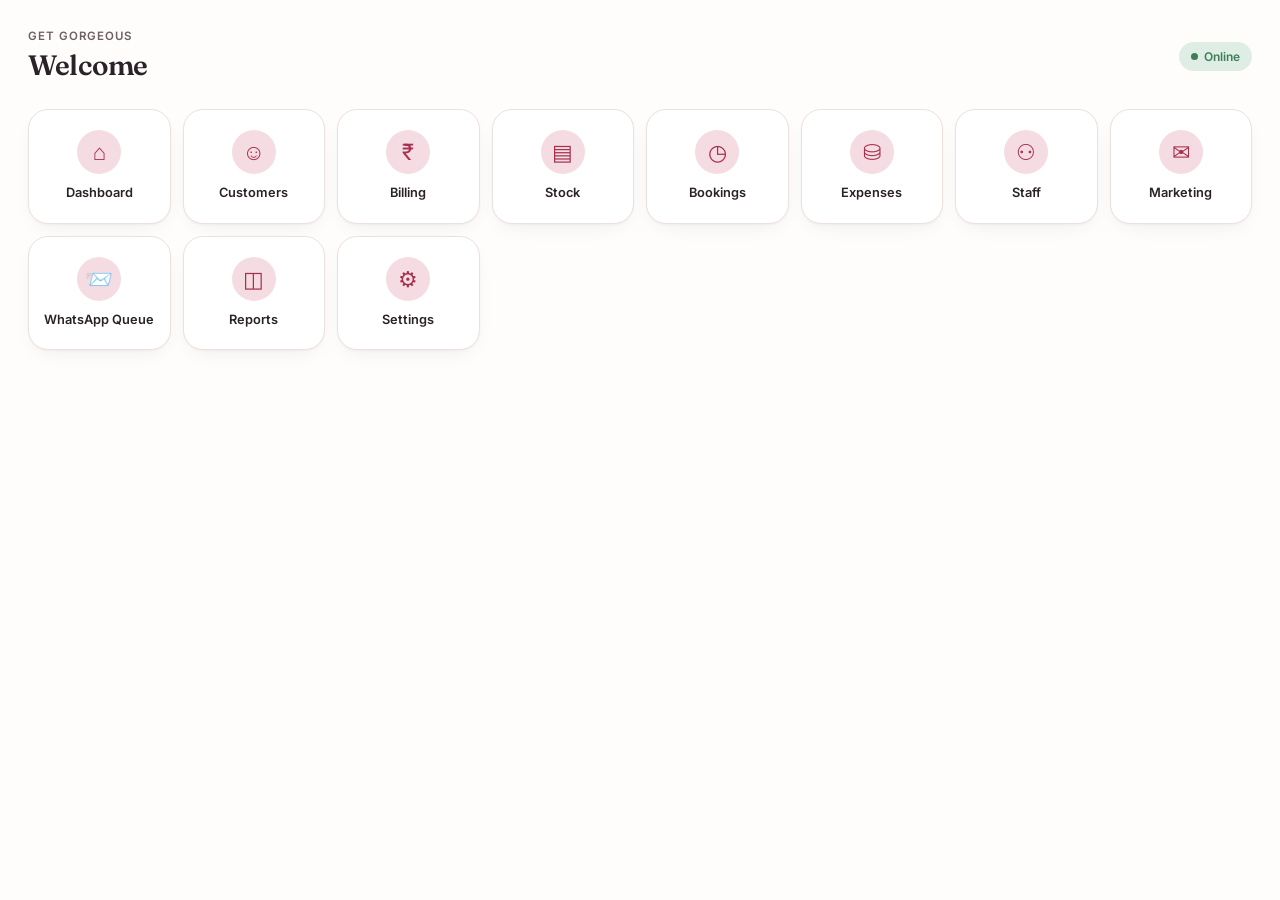
<file: index.html>
<!DOCTYPE html>
<html lang="en">
<head>
<meta charset="UTF-8">
<meta name="viewport" content="width=device-width, initial-scale=1, maximum-scale=1, user-scalable=no">
<title>Get Gorgeous</title>
<link rel="manifest" href="manifest.json">
<meta http-equiv="refresh" content="0; url=home.html">
</head>
<body>
  <script>window.location.replace('home.html');</script>
  <script src="assets/js/db.js"></script>
  <script>
    if ('serviceWorker' in navigator) {
      navigator.serviceWorker.register('service-worker.js').catch(() => {});
    }
  </script>
</body>
</html>
</file>
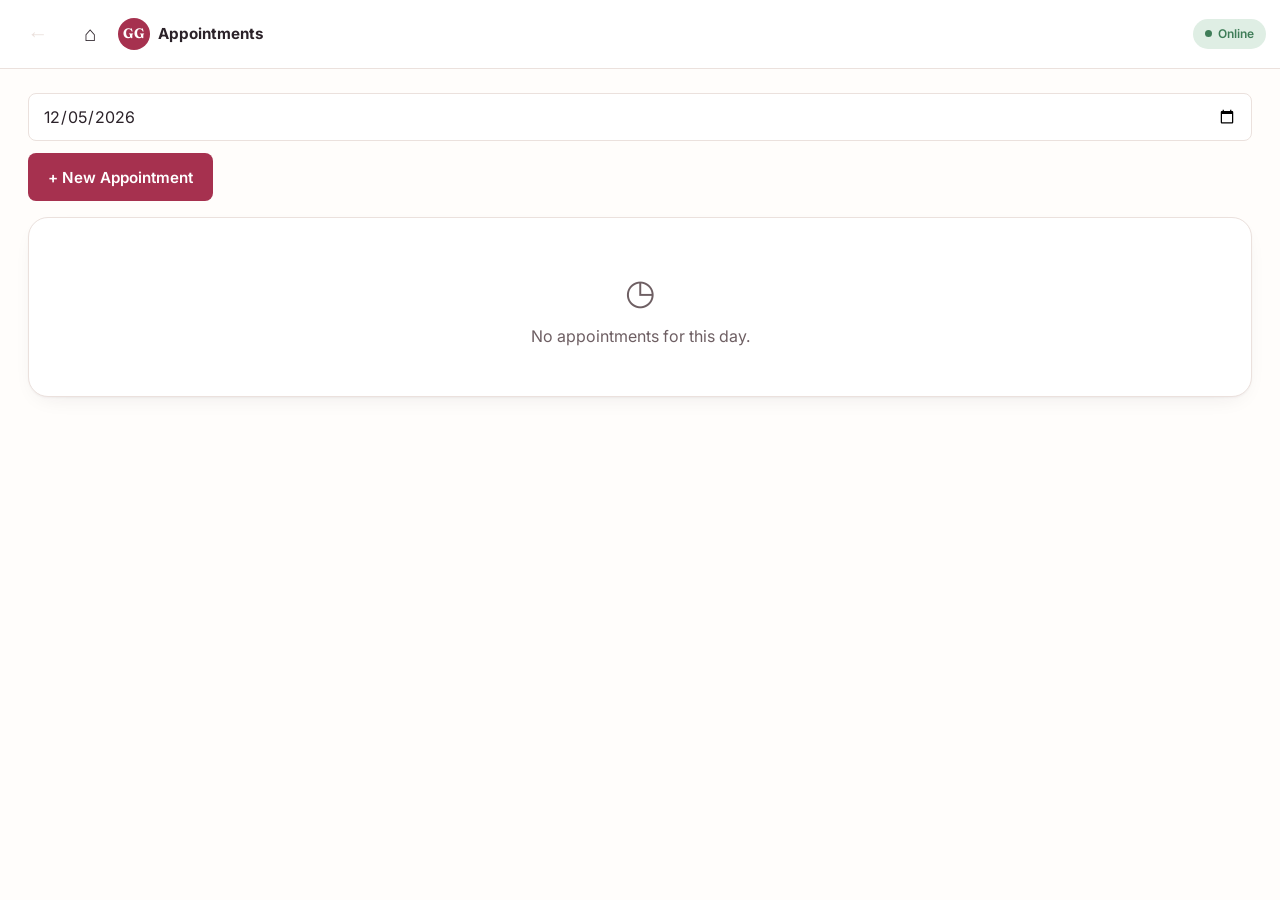
<file: appointments.html>
<!DOCTYPE html>
<html lang="en">
<head>
<meta charset="UTF-8">
<meta name="viewport" content="width=device-width, initial-scale=1, maximum-scale=1, user-scalable=no">
<title>Appointments — Get Gorgeous</title>
<link rel="manifest" href="manifest.json">
<link href="https://fonts.googleapis.com/css2?family=Fraunces:wght@600;700&family=Inter:wght@400;500;600;700&display=swap" rel="stylesheet">
<link rel="stylesheet" href="assets/css/base.css">
<link rel="stylesheet" href="assets/css/appointments.css">
</head>
<body>
  <div class="app-shell">
    <div class="top-nav-bar" id="topNavBar"></div>
    <main class="main">

      <div class="flex gap-12 mb-16" style="justify-content: space-between; flex-wrap: wrap;">
        <input type="date" id="dateFilter">
        <button class="btn btn-primary" onclick="openApptModal()">+ New Appointment</button>
      </div>

      <div class="card" style="padding:0;">
        <div id="apptList"></div>
      </div>
    </main>
  </div>

  <!-- Appointment Modal -->
  <dialog id="apptModal" style="border:none; border-radius: 20px; padding: 0; width: min(520px, 92vw);">
    <form method="dialog" id="apptForm" class="card" style="border:none; box-shadow:none;">
      <h2 class="mb-16">New Appointment</h2>
      <input type="hidden" id="apptId">
      <div class="field">
        <label>Customer *</label>
        <select id="apptCustomer" required></select>
      </div>
      <div class="field">
        <label>Services</label>
        <select id="apptServices" multiple size="4"></select>
        <div class="text-soft" style="font-size:0.78rem;">Ctrl/Cmd-click to select multiple</div>
      </div>
      <div class="grid grid-2">
        <div class="field"><label>Beautician</label><input id="apptBeautician" type="text"></div>
        <div class="field"><label>Date & Time *</label><input id="apptDateTime" type="datetime-local" required></div>
      </div>
      <div class="flex gap-12" style="justify-content: flex-end;">
        <button type="button" class="btn btn-ghost" onclick="document.getElementById('apptModal').close()">Cancel</button>
        <button type="submit" class="btn btn-primary">Save Appointment</button>
      </div>
    </form>
  </dialog>

  <script src="assets/js/db.js"></script>
  <script src="assets/js/device-id.js"></script>
  <script src="assets/js/shell.js"></script>
  <script src="assets/js/app-config.js"></script>
  <script src="assets/js/sync.js"></script>
  <script src="assets/js/reminders.js"></script>
  <script src="assets/js/appointments.js"></script>
</body>
</html>
</file>
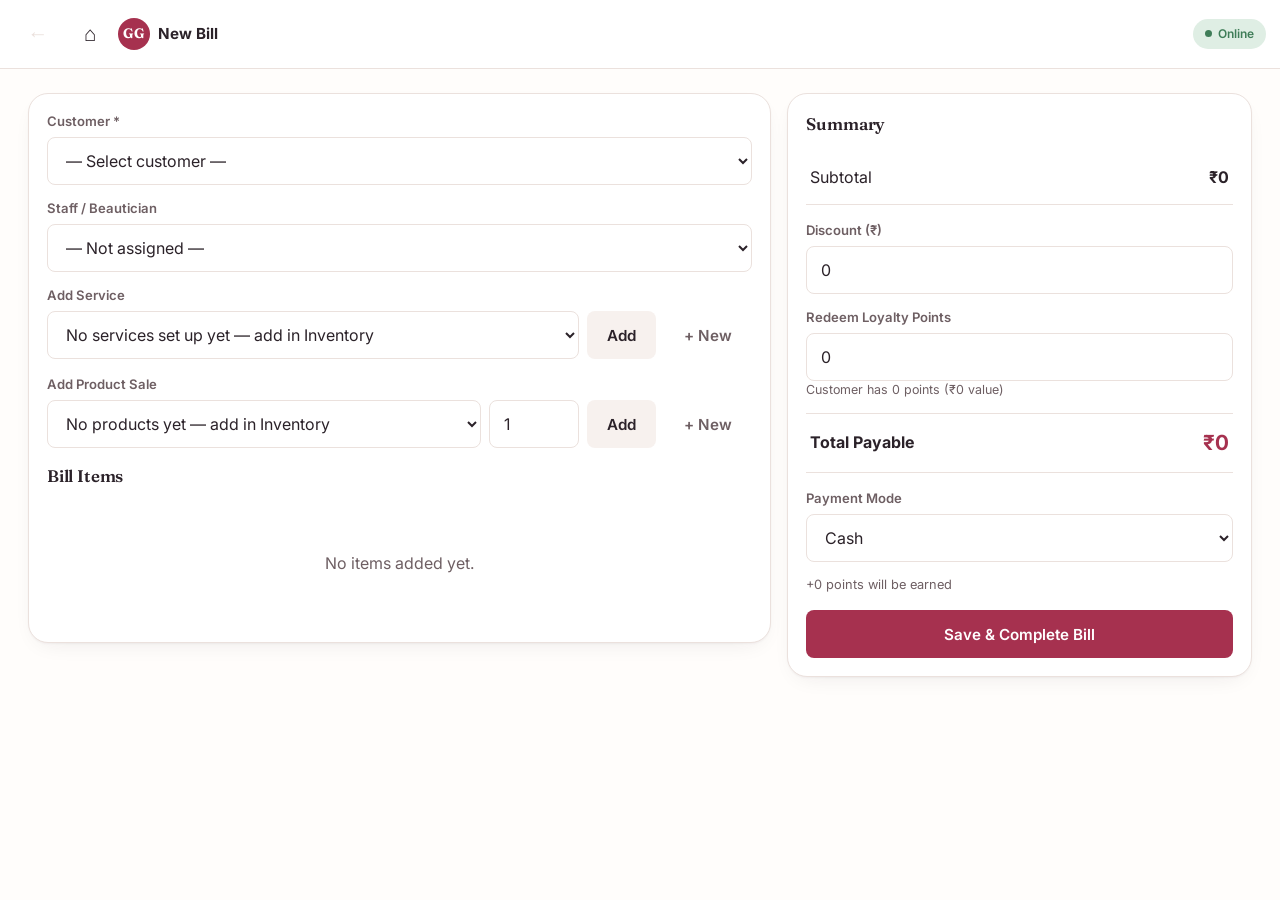
<file: billing.html>
<!DOCTYPE html>
<html lang="en">
<head>
<meta charset="UTF-8">
<meta name="viewport" content="width=device-width, initial-scale=1, maximum-scale=1, user-scalable=no">
<title>Billing — Get Gorgeous</title>
<link rel="manifest" href="manifest.json">
<link href="https://fonts.googleapis.com/css2?family=Fraunces:wght@600;700&family=Inter:wght@400;500;600;700&display=swap" rel="stylesheet">
<link rel="stylesheet" href="assets/css/base.css">
<link rel="stylesheet" href="assets/css/billing.css">
</head>
<body>
  <div class="app-shell">
    <div class="top-nav-bar" id="topNavBar"></div>
    <main class="main">

      <div class="split-layout" id="billLayout">
        <!-- Left: bill builder -->
        <div class="card">
          <div class="field">
            <label>Customer *</label>
            <select id="billCustomer"></select>
          </div>
          <div class="field">
            <label>Staff / Beautician</label>
            <select id="billStaff"><option value="">— Not assigned —</option></select>
          </div>

          <label>Add Service</label>
          <div class="flex gap-8 mb-16">
            <select id="serviceSelect" style="flex:1;"></select>
            <button class="btn btn-secondary" onclick="addServiceLine()">Add</button>
            <button class="btn btn-ghost" onclick="quickServiceModal.showModal()">+ New</button>
          </div>

          <label>Add Product Sale</label>
          <div class="flex gap-8 mb-16">
            <select id="productSelect" style="flex:1;"></select>
            <input id="productQty" type="number" min="1" value="1" style="max-width:90px;">
            <button class="btn btn-secondary" onclick="addProductLine()">Add</button>
            <button class="btn btn-ghost" onclick="quickProductModal.showModal()">+ New</button>
          </div>

          <h3 class="mb-16 mt-16">Bill Items</h3>
          <div id="billItems"><div class="empty-state text-soft">No items added yet.</div></div>
        </div>

        <!-- Right: summary & payment -->
        <div class="card">
          <h3 class="mb-16">Summary</h3>
          <div class="list-row"><span>Subtotal</span><strong id="sumSubtotal">₹0</strong></div>
          <div class="field mt-16">
            <label>Discount (₹)</label>
            <input id="discountInput" type="number" min="0" value="0" oninput="renderSummary()">
          </div>
          <div class="field">
            <label>Redeem Loyalty Points</label>
            <input id="redeemPoints" type="number" min="0" value="0" oninput="renderSummary()">
            <div class="text-soft" style="font-size:0.78rem;" id="pointsAvailable">Customer has 0 points (₹0 value)</div>
          </div>
          <div class="list-row" style="border-top:1.5px solid var(--line); margin-top:8px;">
            <span style="font-weight:700;">Total Payable</span>
            <strong id="sumTotal" style="font-size:1.3rem; color: var(--accent);">₹0</strong>
          </div>
          <div class="field mt-16">
            <label>Payment Mode</label>
            <select id="paymentMode">
              <option>Cash</option>
              <option>UPI</option>
              <option>Card</option>
            </select>
          </div>
          <div class="text-soft mb-16" style="font-size:0.8rem;" id="pointsEarnedPreview">+0 points will be earned</div>
          <button class="btn btn-primary" style="width:100%;" onclick="saveBill()">Save & Complete Bill</button>
        </div>
      </div>
      <!-- Bill Confirmation (shown after save) -->
      <dialog id="billConfirmModal" style="border:none; border-radius: 20px; padding: 0; width: min(420px, 92vw);">
        <div class="card" style="border:none; box-shadow:none; text-align:center;">
          <div style="font-size:2rem;">✅</div>
          <h2 class="mb-16">Bill Saved</h2>
          <div class="text-soft mb-16" id="confirmSummary"></div>
          <div id="confirmWhatsappNote" class="text-soft mb-16" style="display:none; font-size:0.85rem; background:var(--accent-soft); padding:10px; border-radius:8px;"></div>
          <button class="btn btn-secondary" style="width:100%;" onclick="window.location.href='dashboard.html'">Done</button>
        </div>
      </dialog>

      <!-- Quick Add Service Modal -->
      <dialog id="quickServiceModal" style="border:none; border-radius: 20px; padding: 0; width: min(420px, 92vw);">
        <form method="dialog" id="quickServiceForm" class="card" style="border:none; box-shadow:none;">
          <h2 class="mb-16">New Service</h2>
          <div class="field"><label>Service Name *</label><input id="qSvcName" required></div>
          <div class="field"><label>Price (₹) *</label><input id="qSvcPrice" type="number" min="0" required></div>
          <p class="text-soft" style="font-size:0.78rem;">Tip: to link product consumption for this service, edit it later in Stock → Services.</p>
          <div class="flex gap-12" style="justify-content: flex-end;">
            <button type="button" class="btn btn-ghost" onclick="document.getElementById('quickServiceModal').close()">Cancel</button>
            <button type="submit" class="btn btn-primary">Save Service</button>
          </div>
        </form>
      </dialog>

      <!-- Quick Add Product Modal -->
      <dialog id="quickProductModal" style="border:none; border-radius: 20px; padding: 0; width: min(420px, 92vw);">
        <form method="dialog" id="quickProductForm" class="card" style="border:none; box-shadow:none;">
          <h2 class="mb-16">New Product</h2>
          <div class="field"><label>Product Name *</label><input id="qProdName" required></div>
          <div class="grid grid-2">
            <div class="field"><label>Selling Price (₹) *</label><input id="qProdSellingCost" type="number" min="0" required></div>
            <div class="field"><label>Opening Stock</label><input id="qProdStock" type="number" min="0" value="0"></div>
          </div>
          <div class="field"><label>Unit</label><input id="qProdUnit" list="unitSuggestionsQ" placeholder="e.g. ml, g, pc, strip">
            <datalist id="unitSuggestionsQ">
              <option value="ml"><option value="l"><option value="g"><option value="kg">
              <option value="pc"><option value="pair"><option value="strip"><option value="sachet">
              <option value="tube"><option value="bottle"><option value="set">
            </datalist>
          </div>
          <p class="text-soft" style="font-size:0.78rem;">More details (brand, cost price, etc.) can be added later in Stock → Products.</p>
          <div class="flex gap-12" style="justify-content: flex-end;">
            <button type="button" class="btn btn-ghost" onclick="document.getElementById('quickProductModal').close()">Cancel</button>
            <button type="submit" class="btn btn-primary">Save Product</button>
          </div>
        </form>
      </dialog>
    </main>
  </div>

  <script src="assets/js/db.js"></script>
  <script src="assets/js/device-id.js"></script>
  <script src="assets/js/shell.js"></script>
  <script src="assets/js/app-config.js"></script>
  <script src="assets/js/sync.js"></script>
  <script src="assets/js/reminders.js"></script>
  <script src="assets/js/billing.js"></script>
</body>
</html>
</file>
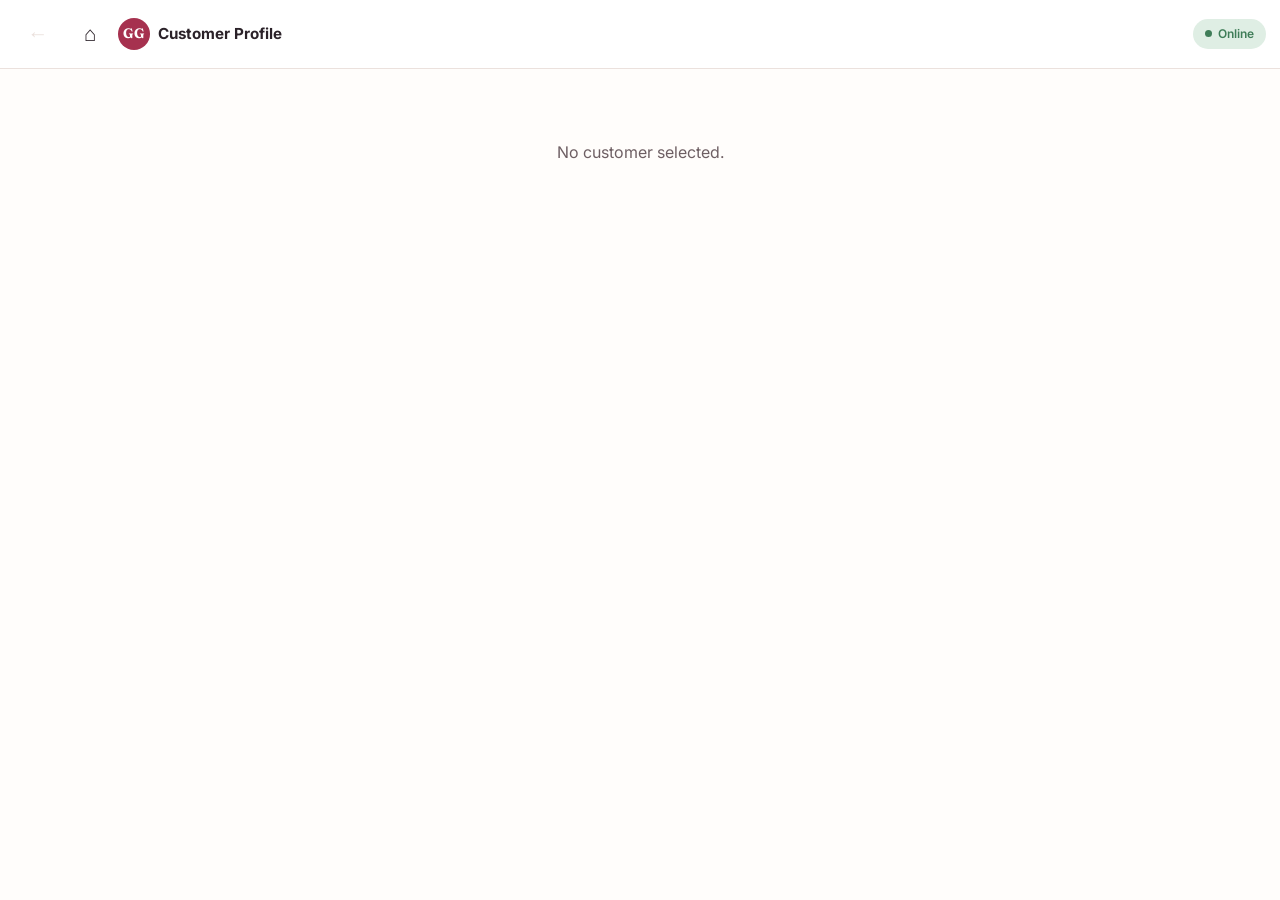
<file: customer-profile.html>
<!DOCTYPE html>
<html lang="en">
<head>
<meta charset="UTF-8">
<meta name="viewport" content="width=device-width, initial-scale=1, maximum-scale=1, user-scalable=no">
<title>Customer Profile — Get Gorgeous</title>
<link rel="manifest" href="manifest.json">
<link href="https://fonts.googleapis.com/css2?family=Fraunces:wght@600;700&family=Inter:wght@400;500;600;700&display=swap" rel="stylesheet">
<link rel="stylesheet" href="assets/css/base.css">
<link rel="stylesheet" href="assets/css/customer-profile.css">
</head>
<body>
  <div class="app-shell">
    <div class="top-nav-bar" id="topNavBar"></div>
    <main class="main">

      <a href="customers.html" class="btn btn-ghost mb-16" style="padding-left:0;">← Back to Customers</a>

      <div class="split-layout" id="profileLayout">
        <!-- Left: profile + loyalty -->
        <div>
          <div class="card mb-16">
            <div class="flex" style="justify-content: space-between;">
              <h2 id="profName">—</h2>
              <button class="btn btn-secondary" onclick="editModal.showModal()">Edit</button>
            </div>
            <div class="text-soft mb-16" id="profMobile">—</div>
            <div class="grid grid-2" style="font-size:0.88rem;">
              <div><span class="text-soft">DOB</span><br><span id="profDob">—</span></div>
              <div><span class="text-soft">Anniversary</span><br><span id="profAnniversary">—</span></div>
              <div><span class="text-soft">Skin Type</span><br><span id="profSkin">—</span></div>
              <div><span class="text-soft">Preferred Beautician</span><br><span id="profBeautician">—</span></div>
            </div>
            <div class="mt-16" id="profNotesWrap" style="display:none;">
              <span class="text-soft" style="font-size:0.85rem;">Allergies / Notes</span>
              <div id="profNotes"></div>
            </div>
          </div>

          <div class="card">
            <h3 class="mb-16">Loyalty Points</h3>
            <div class="stat-card gold" style="padding:0;">
              <div class="value" id="loyaltyPoints">0 pts</div>
              <div class="label">≈ ₹<span id="loyaltyValue">0</span> redeemable value</div>
            </div>
          </div>
        </div>

        <!-- Right: history + photos -->
        <div>
          <div class="card mb-16">
            <h3 class="mb-16">Visit History</h3>
            <div id="visitHistory"><div class="empty-state text-soft">No visits yet.</div></div>
          </div>

          <div class="card">
            <div class="flex mb-16" style="justify-content: space-between;">
              <h3>Before / After Photos</h3>
              <div class="flex gap-8">
                <label class="btn btn-secondary" style="margin:0;">
                  + Before <input type="file" accept="image/*" capture="environment" id="beforeInput" style="display:none;">
                </label>
                <label class="btn btn-secondary" style="margin:0;">
                  + After <input type="file" accept="image/*" capture="environment" id="afterInput" style="display:none;">
                </label>
              </div>
            </div>
            <div class="photo-grid" id="photoGrid"></div>
          </div>
        </div>
      </div>
    </main>
  </div>

  <!-- Edit Modal -->
  <dialog id="editModal" style="border:none; border-radius: 20px; padding: 0; width: min(520px, 92vw);">
    <form method="dialog" id="editForm" class="card" style="border:none; box-shadow:none;">
      <h2 class="mb-16">Edit Customer</h2>
      <div class="grid grid-2">
        <div class="field"><label>Name *</label><input type="text" id="editName" required></div>
        <div class="field"><label>Mobile *</label><input type="tel" id="editMobile" required inputmode="numeric" maxlength="10" pattern="[0-9]{10}" title="Enter a 10-digit mobile number" placeholder="10-digit number"></div>
        <div class="field"><label>DOB</label><input type="date" id="editDob"></div>
        <div class="field"><label>Anniversary</label><input type="date" id="editAnniversary"></div>
      </div>
      <div class="field"><label>Address</label><input type="text" id="editAddress"></div>
      <div class="grid grid-2">
        <div class="field"><label>Skin Type</label>
          <select id="editSkinType"><option value="">—</option><option>Normal</option><option>Oily</option><option>Dry</option><option>Combination</option><option>Sensitive</option></select>
        </div>
        <div class="field"><label>Preferred Beautician</label><input type="text" id="editBeautician"></div>
      </div>
      <div class="field"><label>Allergies / Notes</label><textarea id="editNotes" rows="2"></textarea></div>
      <div class="flex gap-12" style="justify-content: flex-end;">
        <button type="button" class="btn btn-ghost" onclick="document.getElementById('editModal').close()">Cancel</button>
        <button type="submit" class="btn btn-primary">Save</button>
      </div>
    </form>
  </dialog>

  <script src="assets/js/db.js"></script>
  <script src="assets/js/device-id.js"></script>
  <script src="assets/js/shell.js"></script>
  <script src="assets/js/app-config.js"></script>
  <script src="assets/js/sync.js"></script>
  <script src="assets/js/reminders.js"></script>
  <script src="assets/js/customer-profile.js"></script>
</body>
</html>
</file>
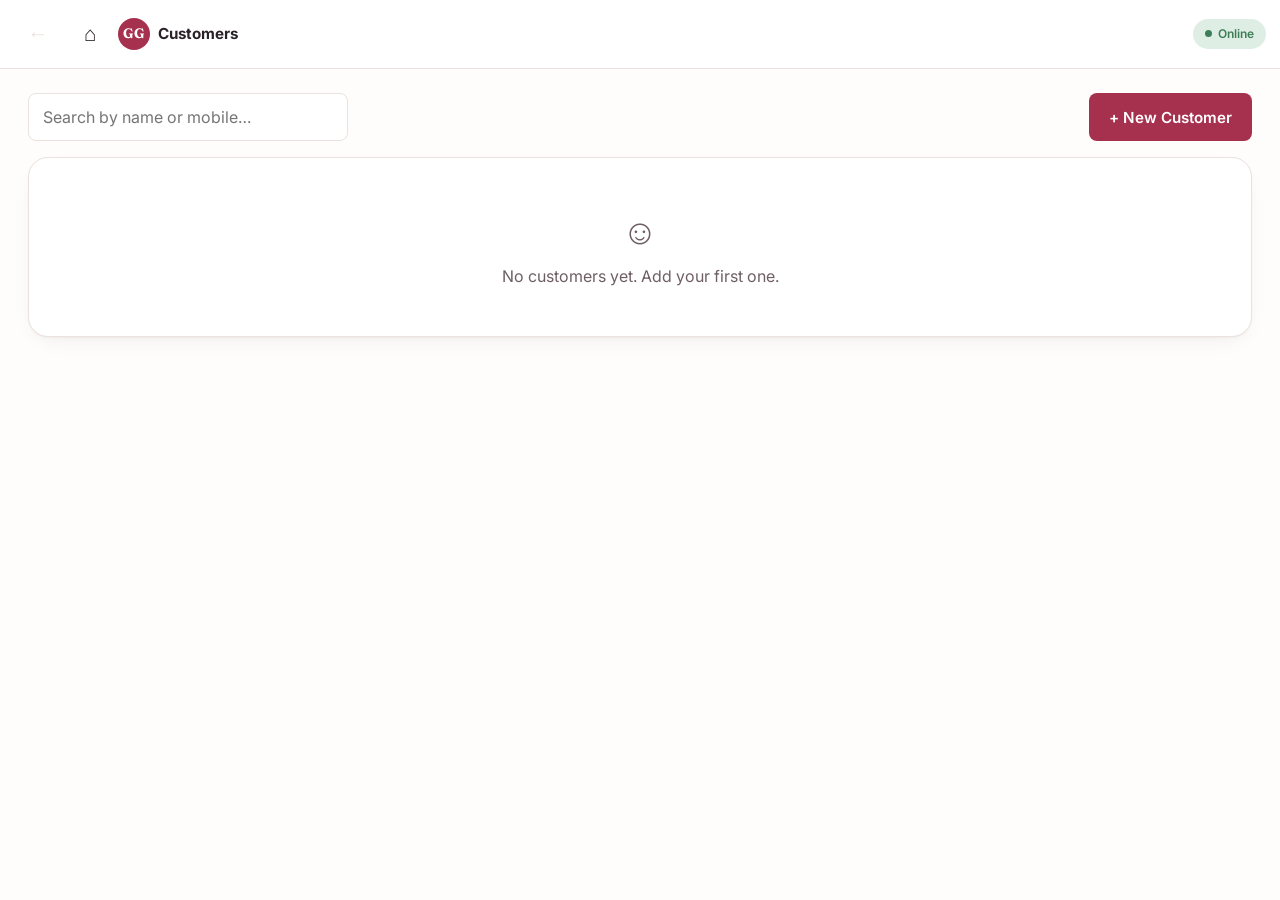
<file: customers.html>
<!DOCTYPE html>
<html lang="en">
<head>
<meta charset="UTF-8">
<meta name="viewport" content="width=device-width, initial-scale=1, maximum-scale=1, user-scalable=no">
<title>Customers — Get Gorgeous</title>
<link rel="manifest" href="manifest.json">
<link href="https://fonts.googleapis.com/css2?family=Fraunces:wght@600;700&family=Inter:wght@400;500;600;700&display=swap" rel="stylesheet">
<link rel="stylesheet" href="assets/css/base.css">
<link rel="stylesheet" href="assets/css/customers.css">
</head>
<body>
  <div class="app-shell">
    <div class="top-nav-bar" id="topNavBar"></div>
    <main class="main">

      <div class="flex gap-12 mb-16" style="justify-content: space-between; flex-wrap: wrap;">
        <input type="search" id="searchBox" placeholder="Search by name or mobile…" style="max-width: 320px;">
        <button class="btn btn-primary" id="btnAddCustomer">+ New Customer</button>
      </div>

      <div class="card" style="padding: 0;">
        <div id="customerList"></div>
      </div>
    </main>
  </div>

  <!-- Add/Edit Customer Modal -->
  <dialog id="customerModal" style="border:none; border-radius: 20px; padding: 0; width: min(520px, 92vw);">
    <form method="dialog" id="customerForm" class="card" style="border:none; box-shadow:none;">
      <h2 class="mb-16">New Customer</h2>
      <input type="hidden" id="custId">
      <div class="grid grid-2">
        <div class="field"><label>Name *</label><input type="text" id="custName" required></div>
        <div class="field"><label>Mobile *</label><input type="tel" id="custMobile" required inputmode="numeric" maxlength="10" pattern="[0-9]{10}" title="Enter a 10-digit mobile number" placeholder="10-digit number"></div>
        <div class="field"><label>DOB</label><input type="date" id="custDob"></div>
        <div class="field"><label>Anniversary</label><input type="date" id="custAnniversary"></div>
      </div>
      <div class="field"><label>Address</label><input type="text" id="custAddress"></div>
      <div class="grid grid-2">
        <div class="field"><label>Skin Type</label>
          <select id="custSkinType"><option value="">—</option><option>Normal</option><option>Oily</option><option>Dry</option><option>Combination</option><option>Sensitive</option></select>
        </div>
        <div class="field"><label>Preferred Beautician</label><input type="text" id="custBeautician"></div>
      </div>
      <div class="field"><label>Allergies / Notes</label><textarea id="custNotes" rows="2"></textarea></div>
      <div class="flex gap-12" style="justify-content: flex-end;">
        <button type="button" class="btn btn-ghost" id="btnCancel">Cancel</button>
        <button type="submit" class="btn btn-primary">Save Customer</button>
      </div>
    </form>
  </dialog>

  <script src="assets/js/db.js"></script>
  <script src="assets/js/device-id.js"></script>
  <script src="assets/js/shell.js"></script>
  <script src="assets/js/app-config.js"></script>
  <script src="assets/js/sync.js"></script>
  <script src="assets/js/reminders.js"></script>
  <script src="assets/js/customers.js"></script>
</body>
</html>
</file>
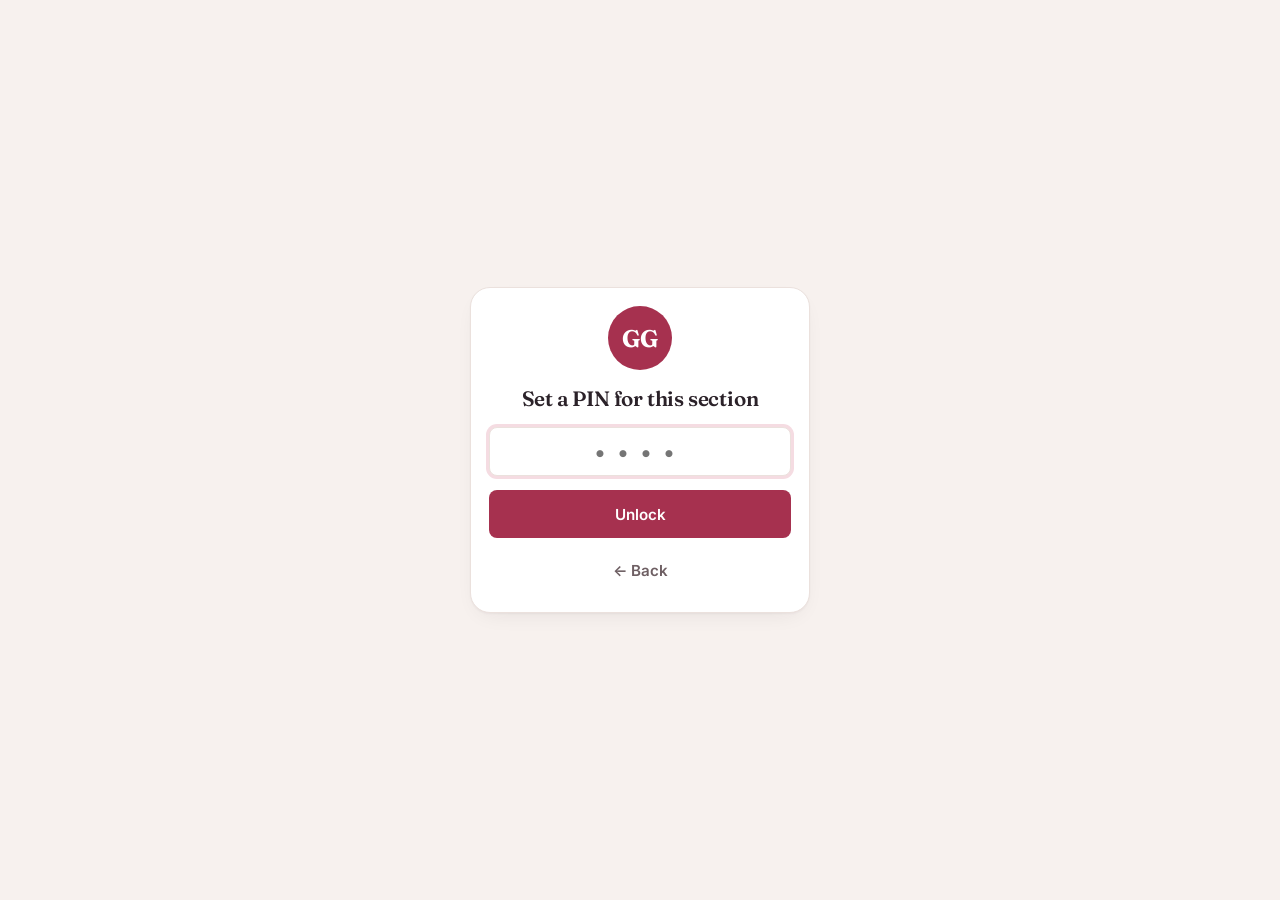
<file: dashboard.html>
<!DOCTYPE html>
<html lang="en">
<head>
<meta charset="UTF-8">
<meta name="viewport" content="width=device-width, initial-scale=1, maximum-scale=1, user-scalable=no">
<title>Dashboard — Get Gorgeous</title>
<link rel="manifest" href="manifest.json">
<link rel="preconnect" href="https://fonts.googleapis.com">
<link href="https://fonts.googleapis.com/css2?family=Fraunces:wght@600;700&family=Inter:wght@400;500;600;700&display=swap" rel="stylesheet">
<link rel="stylesheet" href="assets/css/base.css">
<link rel="stylesheet" href="assets/css/dashboard.css">
</head>
<body>
  <div class="app-shell">
    <div class="top-nav-bar" id="topNavBar"></div>
    <main class="main">

      <div class="grid grid-4 mb-16">
        <div class="card stat-card accent">
          <div class="label">Today's Sales</div>
          <div class="value" id="statSales">₹0</div>
        </div>
        <div class="card stat-card">
          <div class="label">Today's Customers</div>
          <div class="value" id="statCustomers">0</div>
        </div>
        <div class="card stat-card">
          <div class="label">Appointments Today</div>
          <div class="value" id="statAppts">0</div>
        </div>
        <div class="card stat-card gold">
          <div class="label">Low Stock Items</div>
          <div class="value" id="statLowStock">0</div>
        </div>
      </div>

      <div class="grid grid-2">
        <div class="card">
          <h3 class="mb-16">Recent Bills</h3>
          <div id="recentBills"><div class="empty-state"><div class="icon">₹</div>No bills yet today.</div></div>
        </div>
        <div class="card">
          <h3 class="mb-16">Low Stock Alerts</h3>
          <div id="lowStockList"><div class="empty-state"><div class="icon">▤</div>Stock levels look fine.</div></div>
        </div>
      </div>
    </main>
  </div>

  <script src="assets/js/db.js"></script>
  <script src="assets/js/device-id.js"></script>
  <script src="assets/js/device-guard.js"></script>
  <script src="assets/js/pin-guard.js"></script>
  <script src="assets/js/shell.js"></script>
  <script src="assets/js/app-config.js"></script>
  <script src="assets/js/sync.js"></script>
  <script src="assets/js/reminders.js"></script>
  <script>
    renderShell('dashboard.html', 'Today');

    async function loadDashboard() {
      const bills = await DB.getAll('bills');
      const customers = await DB.getAll('customers');
      const appts = await DB.getAll('appointments');
      const products = await DB.getAll('products');

      const todayStr = new Date().toDateString();
      const todaysBills = bills.filter(b => new Date(b.createdAt).toDateString() === todayStr);
      const todaysAppts = appts.filter(a => a.scheduledAt && new Date(a.scheduledAt).toDateString() === todayStr);
      const todaysCustomerIds = new Set(todaysBills.map(b => b.customerId));

      document.getElementById('statSales').textContent = fmtCurrency(todaysBills.reduce((s, b) => s + (b.total || 0), 0));
      document.getElementById('statCustomers').textContent = todaysCustomerIds.size;
      document.getElementById('statAppts').textContent = todaysAppts.length;

      const lowStock = products.filter(p => (p.currentStock || 0) <= (p.lowStockThreshold || 5));
      document.getElementById('statLowStock').textContent = lowStock.length;

      if (todaysBills.length) {
        document.getElementById('recentBills').innerHTML = todaysBills
          .sort((a, b) => new Date(b.createdAt) - new Date(a.createdAt))
          .slice(0, 6)
          .map(b => {
            const cust = customers.find(c => c.id === b.customerId);
            return `<div class="list-row">
              <span>${cust ? cust.name : 'Walk-in'}</span>
              <span class="flex gap-8"><span class="text-soft">${fmtDateTime(b.createdAt)}</span><strong>${fmtCurrency(b.total)}</strong></span>
            </div>`;
          }).join('');
      }

      if (lowStock.length) {
        document.getElementById('lowStockList').innerHTML = await Promise.all(lowStock.map(async p => {
          const eta = await estimateStockoutDays(p);
          return `
          <div class="list-row">
            <span>${p.name} <span class="text-soft">(${p.size || ''})</span></span>
            <span class="flex gap-8">
              ${eta ? `<span class="text-soft" style="font-size:0.78rem;">~${eta} days left</span>` : ''}
              <span class="badge warn">${p.currentStock} ${p.unit || ''} left</span>
            </span>
          </div>`;
        })).then(rows => rows.join(''));
      }
    }

    async function estimateStockoutDays(product) {
      const allTx = await DB.getByIndex('stockTransactions', 'productId', product.id);
      const cutoff = new Date(); cutoff.setDate(cutoff.getDate() - 14);
      const recentConsumption = allTx.filter(t => t.type === 'consumption' && new Date(t.createdAt) >= cutoff);
      if (!recentConsumption.length) return null;
      const totalUsed = recentConsumption.reduce((s, t) => s + t.qty, 0);
      const daysSpan = Math.max(1, (new Date() - cutoff) / (1000 * 60 * 60 * 24));
      const dailyRate = totalUsed / daysSpan;
      if (dailyRate <= 0) return null;
      return Math.max(0, Math.round((product.currentStock || 0) / dailyRate));
    }
    loadDashboard();
  </script>
</body>
</html>
</file>
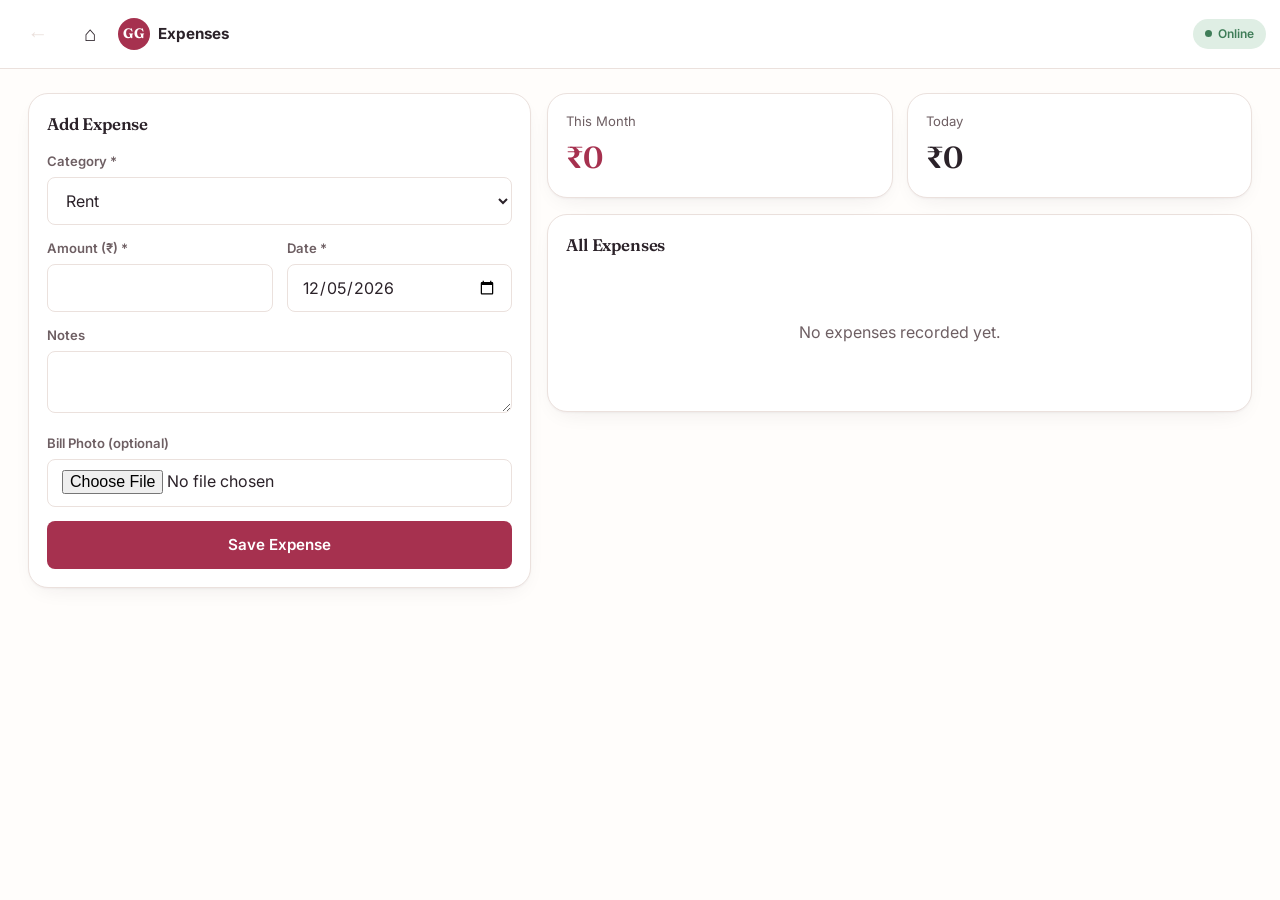
<file: expenses.html>
<!DOCTYPE html>
<html lang="en">
<head>
<meta charset="UTF-8">
<meta name="viewport" content="width=device-width, initial-scale=1, maximum-scale=1, user-scalable=no">
<title>Expenses — Get Gorgeous</title>
<link rel="manifest" href="manifest.json">
<link href="https://fonts.googleapis.com/css2?family=Fraunces:wght@600;700&family=Inter:wght@400;500;600;700&display=swap" rel="stylesheet">
<link rel="stylesheet" href="assets/css/base.css">
<link rel="stylesheet" href="assets/css/expenses.css">
</head>
<body>
  <div class="app-shell">
    <div class="top-nav-bar" id="topNavBar"></div>
    <main class="main">

      <div class="split-layout" id="expensesLayout">
        <div class="card">
          <h3 class="mb-16">Add Expense</h3>
          <div class="field">
            <label>Category *</label>
            <select id="expCategory">
              <option>Rent</option>
              <option>Salary</option>
              <option>Electricity</option>
              <option>Marketing</option>
              <option>Purchase</option>
              <option>Other</option>
            </select>
          </div>
          <div class="grid grid-2">
            <div class="field"><label>Amount (₹) *</label><input type="number" id="expAmount" min="0"></div>
            <div class="field"><label>Date *</label><input type="date" id="expDate"></div>
          </div>
          <div class="field"><label id="expNotesLabel">Notes</label><textarea id="expNotes" rows="2"></textarea></div>
          <div class="field">
            <label>Bill Photo (optional)</label>
            <input type="file" accept="image/*" capture="environment" id="expPhoto">
          </div>
          <button class="btn btn-primary" style="width:100%;" onclick="saveExpense()">Save Expense</button>
        </div>

        <div>
          <div class="grid grid-2 mb-16">
            <div class="card stat-card accent">
              <div class="label">This Month</div>
              <div class="value" id="statMonthTotal">₹0</div>
            </div>
            <div class="card stat-card">
              <div class="label">Today</div>
              <div class="value" id="statTodayTotal">₹0</div>
            </div>
          </div>
          <div class="card">
            <h3 class="mb-16">All Expenses</h3>
            <div id="expenseList"></div>
          </div>
        </div>
      </div>
    </main>
  </div>

  <script src="assets/js/db.js"></script>
  <script src="assets/js/device-id.js"></script>
  <script src="assets/js/shell.js"></script>
  <script src="assets/js/app-config.js"></script>
  <script src="assets/js/sync.js"></script>
  <script src="assets/js/reminders.js"></script>
  <script src="assets/js/expenses.js"></script>
</body>
</html>
</file>
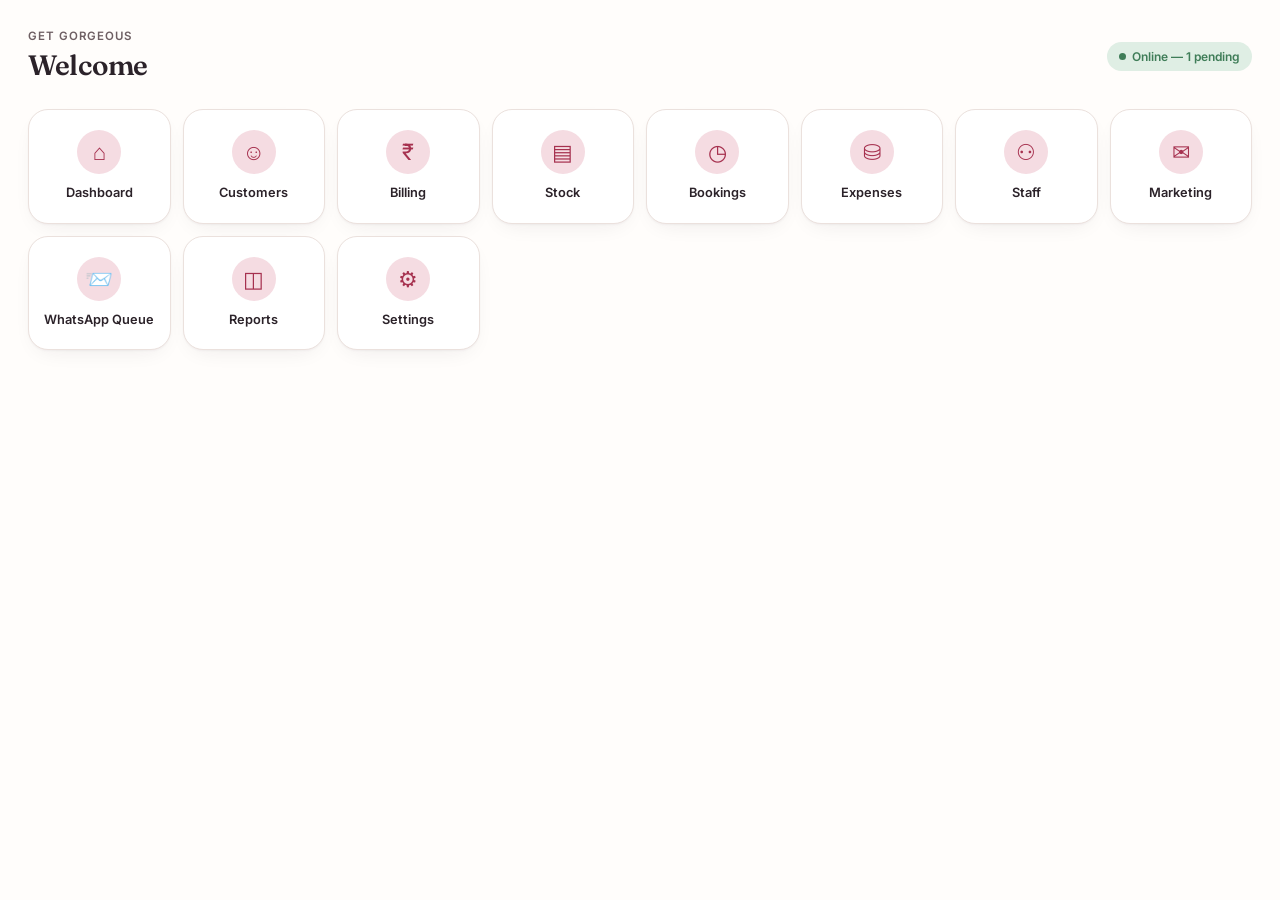
<file: home.html>
<!DOCTYPE html>
<html lang="en">
<head>
<meta charset="UTF-8">
<meta name="viewport" content="width=device-width, initial-scale=1, maximum-scale=1, user-scalable=no">
<title>Get Gorgeous</title>
<link rel="manifest" href="manifest.json">
<link href="https://fonts.googleapis.com/css2?family=Fraunces:wght@600;700&family=Inter:wght@400;500;600;700&display=swap" rel="stylesheet">
<link rel="stylesheet" href="assets/css/base.css">
<link rel="stylesheet" href="assets/css/home.css">
</head>
<body>
  <div class="app-shell">
    <main class="main" style="padding-top:28px;">
      <div class="flex" style="justify-content:space-between; align-items:center; margin-bottom:24px;">
        <div>
          <div class="eyebrow">Get Gorgeous</div>
          <h1>Welcome</h1>
        </div>
        <span class="sync-pill" id="syncPill"><span class="dot"></span> <span id="syncText">…</span></span>
      </div>

      <div class="launcher-grid">
        <a class="launcher-tile" href="dashboard.html"><span class="icon">⌂</span><span class="label">Dashboard</span></a>
        <a class="launcher-tile" href="customers.html"><span class="icon">☺</span><span class="label">Customers</span></a>
        <a class="launcher-tile" href="billing.html"><span class="icon">₹</span><span class="label">Billing</span></a>
        <a class="launcher-tile" href="inventory.html"><span class="icon">▤</span><span class="label">Stock</span></a>
        <a class="launcher-tile" href="appointments.html"><span class="icon">◷</span><span class="label">Bookings</span></a>
        <a class="launcher-tile" href="expenses.html"><span class="icon">⛁</span><span class="label">Expenses</span></a>
        <a class="launcher-tile" href="staff.html"><span class="icon">⚇</span><span class="label">Staff</span></a>
        <a class="launcher-tile" href="marketing.html"><span class="icon">✉</span><span class="label">Marketing</span></a>
        <a class="launcher-tile" href="whatsapp-queue.html"><span class="icon">📨</span><span class="label">WhatsApp Queue</span></a>
        <a class="launcher-tile" href="reports.html"><span class="icon">◫</span><span class="label">Reports</span></a>
        <a class="launcher-tile" href="settings.html"><span class="icon">⚙</span><span class="label">Settings</span></a>
      </div>
    </main>
  </div>

  <script src="assets/js/db.js"></script>
  <script src="assets/js/device-id.js"></script>
  <script src="assets/js/shell.js"></script>
  <script src="assets/js/app-config.js"></script>
  <script src="assets/js/sync.js"></script>
  <script src="assets/js/reminders.js"></script>
  <script>updateSyncPill();</script>
</body>
</html>
</file>
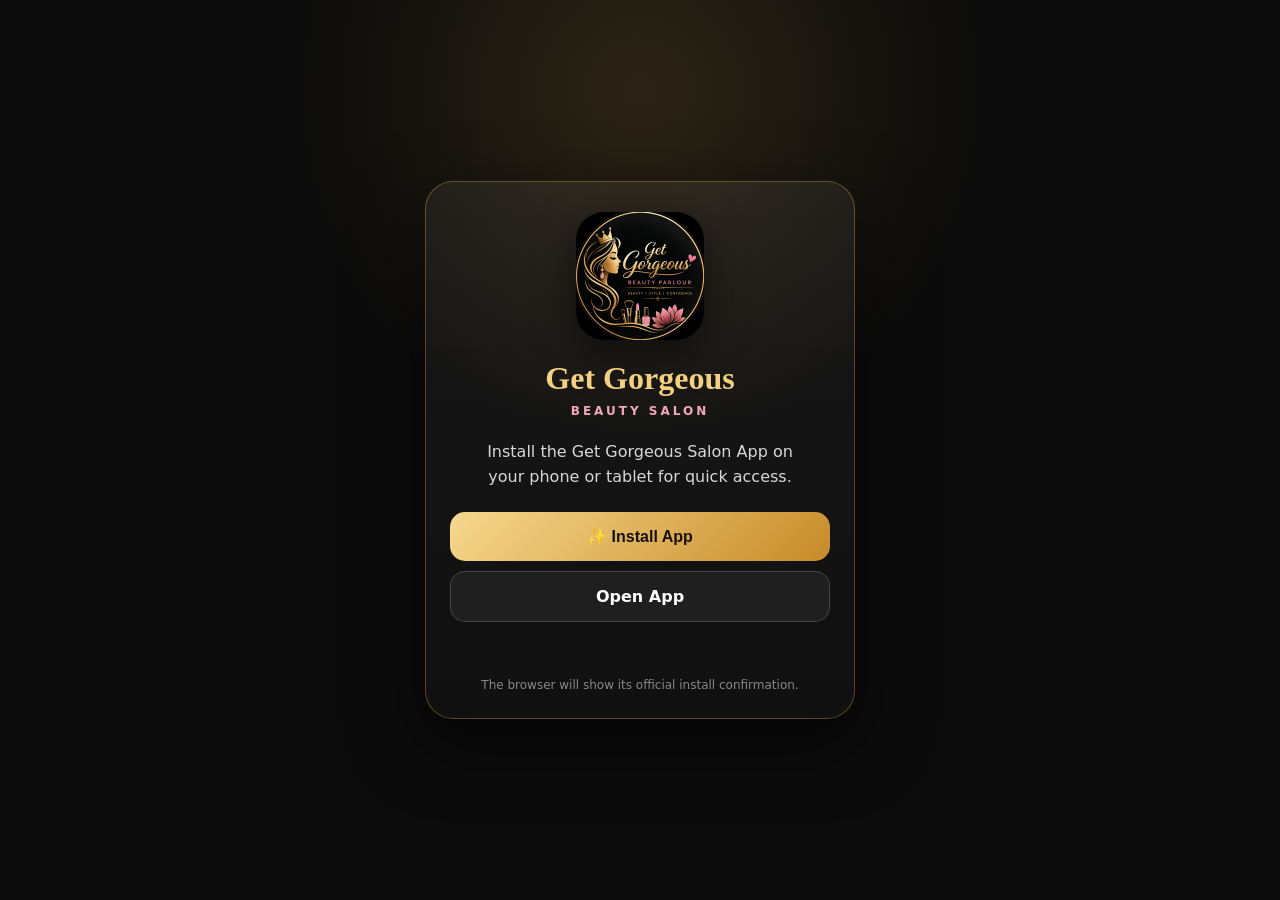
<file: install.html>
<!DOCTYPE html>
<html lang="en">
<head>
<meta charset="UTF-8">
<meta name="viewport" content="width=device-width, initial-scale=1, viewport-fit=cover">
<meta name="theme-color" content="#0B0B0B">
<meta name="apple-mobile-web-app-capable" content="yes">
<meta name="apple-mobile-web-app-status-bar-style" content="black-translucent">
<title>Install Get Gorgeous</title>
<link rel="manifest" href="manifest.json">
<style>
  :root { color-scheme: dark; }
  * { box-sizing: border-box; }
  body {
    margin: 0; min-height: 100vh; min-height: 100svh;
    display: grid; place-items: center;
    padding: 24px;
    font-family: Inter, system-ui, -apple-system, BlinkMacSystemFont, "Segoe UI", sans-serif;
    background:
      radial-gradient(circle at 50% 10%, rgba(218,166,76,.16), transparent 34%),
      #0b0b0b;
    color: #fff;
  }
  .card {
    width: min(430px, 100%);
    text-align: center;
    padding: 30px 24px 26px;
    border: 1px solid rgba(218,166,76,.35);
    border-radius: 28px;
    background: linear-gradient(180deg, rgba(255,255,255,.055), rgba(255,255,255,.025));
    box-shadow: 0 22px 70px rgba(0,0,0,.55);
  }
  .icon {
    width: 128px; height: 128px; object-fit: cover;
    border-radius: 28px;
    display: block; margin: 0 auto 20px;
    box-shadow: 0 12px 40px rgba(0,0,0,.55);
  }
  h1 { margin: 0; font-family: Georgia, serif; font-size: 32px; color: #f3cf80; }
  .sub { margin: 7px 0 22px; color: #f3a6bd; letter-spacing: 3px; font-size: 12px; font-weight: 700; }
  p { color: #d7d7d7; line-height: 1.55; margin: 0 auto 22px; max-width: 340px; }
  button, .open {
    width: 100%; border: 0; border-radius: 15px; padding: 15px 18px;
    font-size: 16px; font-weight: 800; cursor: pointer; text-decoration: none;
    display: block;
  }
  button { background: linear-gradient(135deg,#f6d88e,#c78b28); color: #17100a; }
  button:disabled { opacity: .55; cursor: default; }
  .open { margin-top: 10px; border: 1px solid rgba(255,255,255,.16); color: #fff; background: rgba(255,255,255,.06); }
  .status { min-height: 22px; margin-top: 16px; color: #e8c981; font-size: 13px; }
  .note { margin-top: 18px; font-size: 12px; color: #888; }
  .ios { display:none; margin-top:16px; padding:12px; border-radius:12px; background:rgba(255,255,255,.06); color:#bbb; font-size:13px; line-height:1.5; }
</style>
</head>
<body>
  <main class="card">
    <img class="icon" src="assets/icons/icon-512.png" alt="Get Gorgeous Beauty Salon">
    <h1>Get Gorgeous</h1>
    <div class="sub">BEAUTY SALON</div>
    <p>Install the Get Gorgeous Salon App on your phone or tablet for quick access.</p>

    <button id="installBtn" type="button">✨ Install App</button>
    <a class="open" href="home.html">Open App</a>

    <div id="status" class="status" aria-live="polite"></div>
    <div id="iosHelp" class="ios">
      On iPhone/iPad, tap <b>Share</b> → <b>Add to Home Screen</b>.
    </div>
    <div class="note">The browser will show its official install confirmation.</div>
  </main>

<script>
(() => {
  let deferredPrompt = null;
  const installBtn = document.getElementById('installBtn');
  const status = document.getElementById('status');
  const iosHelp = document.getElementById('iosHelp');

  if ('serviceWorker' in navigator) {
    navigator.serviceWorker.register('./service-worker.js').catch(() => {});
  }

  window.addEventListener('beforeinstallprompt', (event) => {
    event.preventDefault();
    deferredPrompt = event;
    installBtn.disabled = false;
    status.textContent = 'Ready to install on this device.';
  });

  window.addEventListener('appinstalled', () => {
    deferredPrompt = null;
    installBtn.disabled = true;
    installBtn.textContent = '✓ App Installed';
    status.textContent = 'Get Gorgeous has been installed successfully.';
  });

  installBtn.addEventListener('click', async () => {
    if (!deferredPrompt) {
      status.textContent = 'If no install prompt appears, use your browser menu → Install app / Add to Home screen.';
      return;
    }
    installBtn.disabled = true;
    deferredPrompt.prompt();
    const result = await deferredPrompt.userChoice;
    if (result.outcome === 'accepted') {
      status.textContent = 'Installing Get Gorgeous…';
    } else {
      status.textContent = 'Installation cancelled. You can try again anytime.';
      installBtn.disabled = false;
    }
    deferredPrompt = null;
  });

  const isIOS = /iphone|ipad|ipod/i.test(navigator.userAgent) &&
                !window.MSStream;
  const isStandalone = window.matchMedia('(display-mode: standalone)').matches ||
                       window.navigator.standalone === true;
  if (isIOS && !isStandalone) {
    iosHelp.style.display = 'block';
  }
  if (isStandalone) {
    installBtn.disabled = true;
    installBtn.textContent = '✓ App Already Installed';
    status.textContent = 'You are already using the installed app.';
  }
})();
</script>
</body>
</html>
</file>
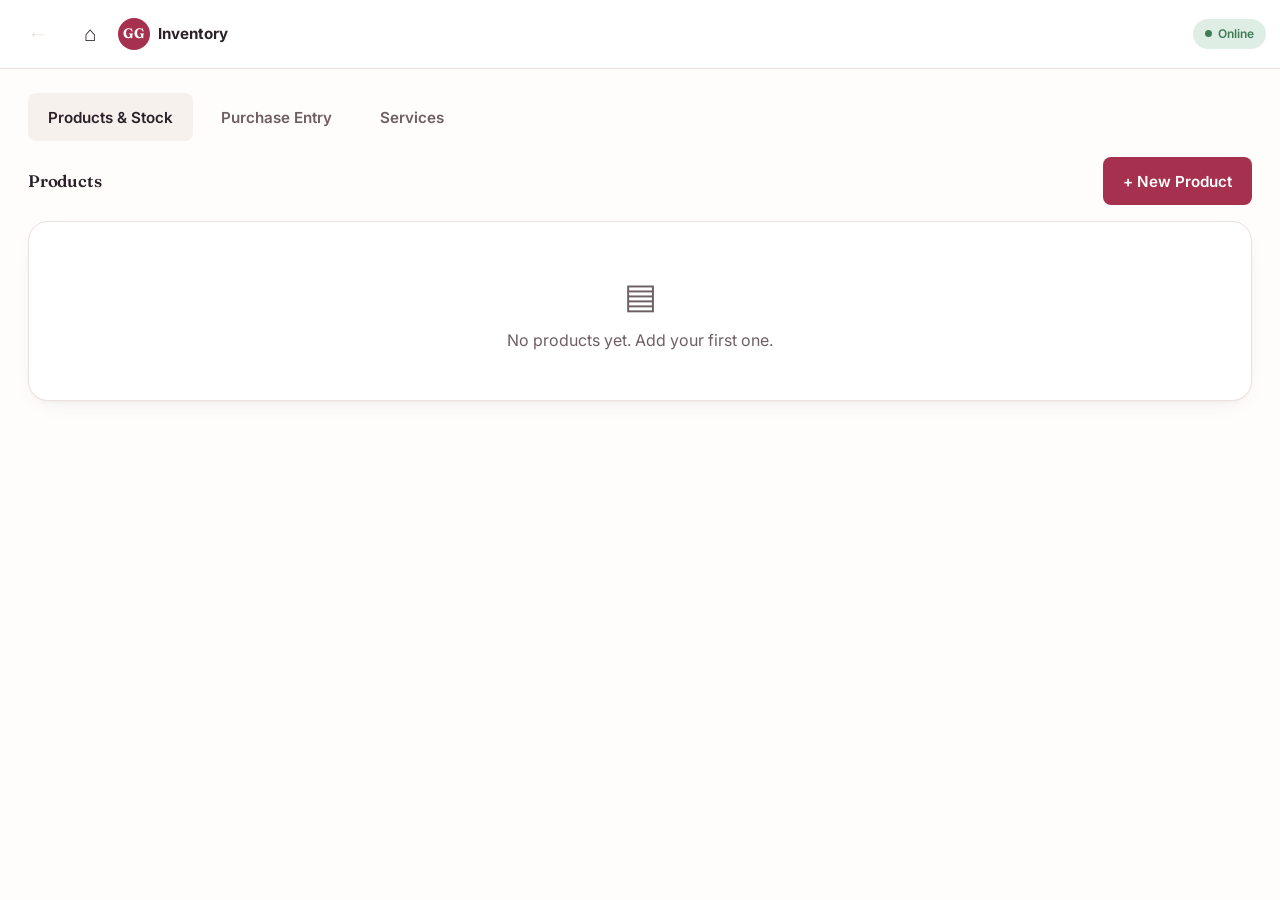
<file: inventory.html>
<!DOCTYPE html>
<html lang="en">
<head>
<meta charset="UTF-8">
<meta name="viewport" content="width=device-width, initial-scale=1, maximum-scale=1, user-scalable=no">
<title>Inventory — Get Gorgeous</title>
<link rel="manifest" href="manifest.json">
<link href="https://fonts.googleapis.com/css2?family=Fraunces:wght@600;700&family=Inter:wght@400;500;600;700&display=swap" rel="stylesheet">
<link rel="stylesheet" href="assets/css/base.css">
<link rel="stylesheet" href="assets/css/inventory.css">
</head>
<body>
  <div class="app-shell">
    <div class="top-nav-bar" id="topNavBar"></div>
    <main class="main">

      <div class="flex gap-8 mb-16">
        <button class="btn btn-secondary" data-tab="products" onclick="switchTab('products')" id="tabBtn-products">Products & Stock</button>
        <button class="btn btn-ghost" data-tab="purchase" onclick="switchTab('purchase')" id="tabBtn-purchase">Purchase Entry</button>
        <button class="btn btn-ghost" data-tab="services" onclick="switchTab('services')" id="tabBtn-services">Services</button>
      </div>

      <!-- Products & Stock -->
      <div id="tab-products">
        <div class="flex mb-16" style="justify-content: space-between;">
          <h3>Products</h3>
          <button class="btn btn-primary" onclick="openProductModal()">+ New Product</button>
        </div>
        <div class="card" style="padding:0;"><div id="productList"></div></div>
      </div>

      <!-- Purchase Entry -->
      <div id="tab-purchase" style="display:none;">
        <div class="card" style="max-width: 640px;">
          <h3 class="mb-16">Record a Purchase</h3>
          <div class="grid grid-2">
            <div class="field"><label>Supplier</label><input id="purSupplier" type="text"></div>
            <div class="field"><label>Invoice No.</label><input id="purInvoice" type="text"></div>
          </div>

          <label>Products in this Invoice</label>
          <div id="purchaseRows"></div>
          <button type="button" class="btn btn-secondary mb-16" onclick="addPurchaseRow()">+ Add Product</button>

          <button class="btn btn-primary" style="width:100%;" onclick="recordPurchase()">Save Purchase & Update Stock</button>
        </div>
        <h3 class="mt-16 mb-16">Recent Purchases</h3>
        <div class="card" style="padding:0;"><div id="purchaseList"></div></div>
      </div>

      <!-- Services -->
      <div id="tab-services" style="display:none;">
        <div class="flex mb-16" style="justify-content: space-between;">
          <h3>Services</h3>
          <button class="btn btn-primary" onclick="openServiceModal()">+ New Service</button>
        </div>
        <div class="card" style="padding:0;"><div id="serviceList"></div></div>
      </div>
    </main>
  </div>

  <!-- Product Modal -->
  <dialog id="productModal" style="border:none; border-radius: 20px; padding: 0; width: min(480px, 92vw);">
    <form method="dialog" id="productForm" class="card" style="border:none; box-shadow:none;">
      <h2 class="mb-16">New Product</h2>
      <input type="hidden" id="prodId">
      <div class="field"><label>Product Name *</label><input id="prodName" required></div>
      <div class="grid grid-2">
        <div class="field"><label>Brand</label><input id="prodBrand"></div>
        <div class="field"><label>Category</label><input id="prodCategory"></div>
      </div>
      <div class="grid grid-2">
        <div class="field"><label>Size</label><input id="prodSize" placeholder="e.g. 500"></div>
        <div class="field"><label>Unit</label>
          <input id="prodUnit" list="unitSuggestions" placeholder="e.g. ml, g, pc, strip">
          <datalist id="unitSuggestions">
            <option value="ml"><option value="l"><option value="g"><option value="kg">
            <option value="pc"><option value="pair"><option value="strip"><option value="sachet">
            <option value="tube"><option value="bottle"><option value="set">
          </datalist>
        </div>
      </div>
      <div class="grid grid-2">
        <div class="field"><label>Purchase Cost (₹)</label><input id="prodPurchaseCost" type="number" min="0"></div>
        <div class="field"><label>Selling Cost (₹)</label><input id="prodSellingCost" type="number" min="0"></div>
      </div>
      <div class="grid grid-2">
        <div class="field"><label>Opening Stock</label><input id="prodStock" type="number" min="0" step="any"></div>
        <div class="field"><label>Low Stock Alert Below</label><input id="prodLowStock" type="number" min="0" value="5"></div>
      </div>
      <div class="flex gap-12" style="justify-content: flex-end;">
        <button type="button" class="btn btn-ghost" onclick="document.getElementById('productModal').close()">Cancel</button>
        <button type="submit" class="btn btn-primary">Save Product</button>
      </div>
    </form>
  </dialog>

  <!-- Service Modal -->
  <dialog id="serviceModal" style="border:none; border-radius: 20px; padding: 0; width: min(560px, 92vw);">
    <form method="dialog" id="serviceForm" class="card" style="border:none; box-shadow:none;">
      <h2 class="mb-16">New Service</h2>
      <input type="hidden" id="svcId">
      <div class="grid grid-2">
        <div class="field"><label>Service Name *</label><input id="svcName" required></div>
        <div class="field"><label>Price (₹) *</label><input id="svcPrice" type="number" min="0" required></div>
      </div>
      <div class="field"><label>Duration (minutes)</label><input id="svcDuration" type="number" min="0"></div>
      <label>Product Consumption (optional)</label>
      <div id="svcConsumptionRows"></div>
      <button type="button" class="btn btn-secondary mb-16" onclick="addConsumptionRow()">+ Add Product Used</button>
      <div class="flex gap-12" style="justify-content: flex-end;">
        <button type="button" class="btn btn-ghost" onclick="document.getElementById('serviceModal').close()">Cancel</button>
        <button type="submit" class="btn btn-primary">Save Service</button>
      </div>
    </form>
  </dialog>

  <script src="assets/js/db.js"></script>
  <script src="assets/js/device-id.js"></script>
  <script src="assets/js/shell.js"></script>
  <script src="assets/js/app-config.js"></script>
  <script src="assets/js/sync.js"></script>
  <script src="assets/js/reminders.js"></script>
  <script src="assets/js/inventory.js"></script>
</body>
</html>
</file>
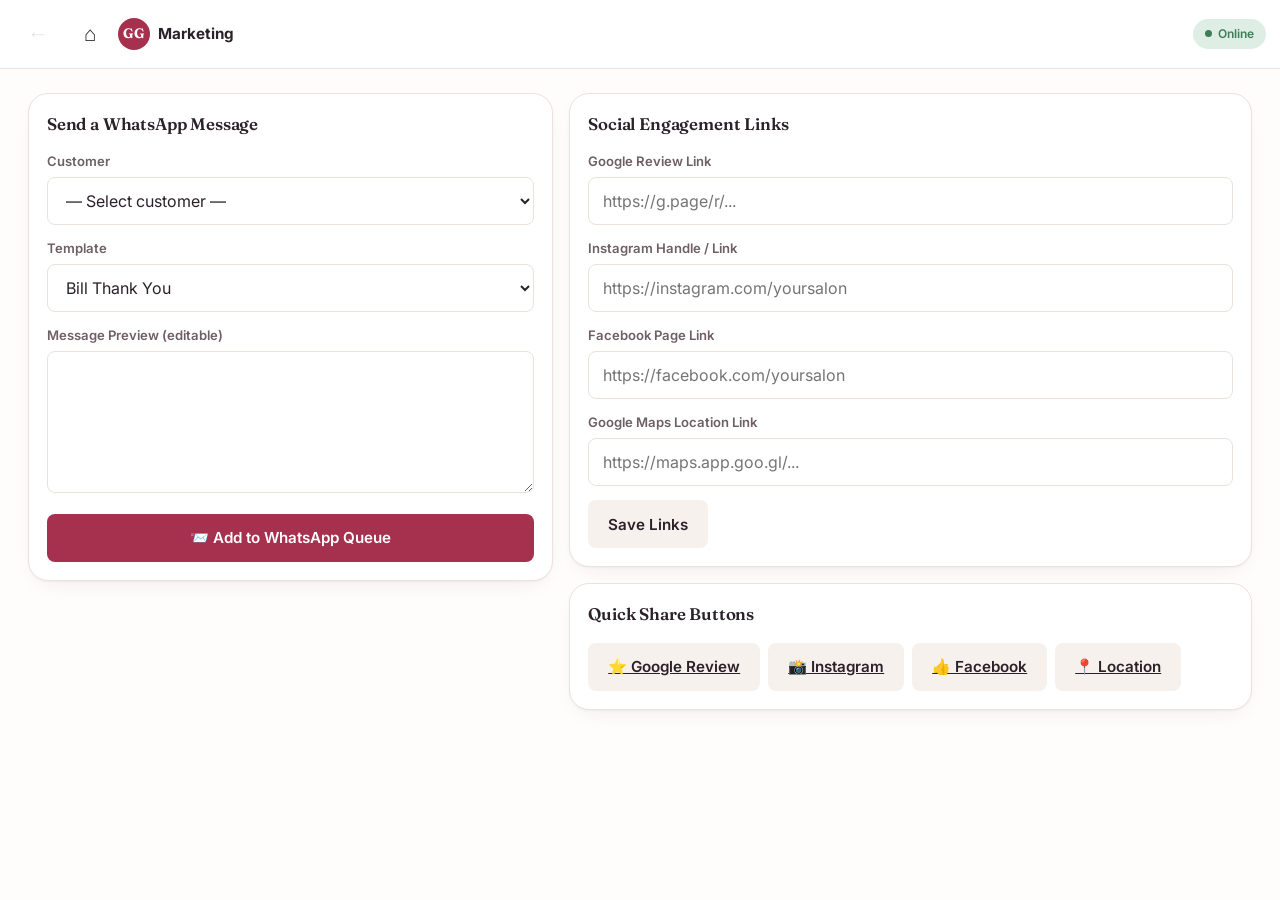
<file: marketing.html>
<!DOCTYPE html>
<html lang="en">
<head>
<meta charset="UTF-8">
<meta name="viewport" content="width=device-width, initial-scale=1, maximum-scale=1, user-scalable=no">
<title>Marketing — Get Gorgeous</title>
<link rel="manifest" href="manifest.json">
<link href="https://fonts.googleapis.com/css2?family=Fraunces:wght@600;700&family=Inter:wght@400;500;600;700&display=swap" rel="stylesheet">
<link rel="stylesheet" href="assets/css/base.css">
<link rel="stylesheet" href="assets/css/marketing.css">
</head>
<body>
  <div class="app-shell">
    <div class="top-nav-bar" id="topNavBar"></div>
    <main class="main">

      <div class="split-layout" id="marketingLayout">
        <div class="card">
          <h3 class="mb-16">Send a WhatsApp Message</h3>
          <div class="field">
            <label>Customer</label>
            <select id="mktCustomer"></select>
          </div>
          <div class="field">
            <label>Template</label>
            <select id="mktTemplate">
              <option value="thankyou">Bill Thank You</option>
              <option value="loyalty">Loyalty Points Update</option>
              <option value="review">Ask for Google Review</option>
              <option value="birthday">Birthday Wish</option>
              <option value="anniversary">Anniversary Wish</option>
              <option value="reminder">Appointment Reminder</option>
            </select>
          </div>
          <div class="field">
            <label>Message Preview (editable)</label>
            <textarea id="mktPreview" rows="6"></textarea>
          </div>
          <button id="mktSendBtn" class="btn btn-primary" style="width:100%;" onclick="queueMarketingMessage()">📨 Add to WhatsApp Queue</button>
          <div id="mktQueuedNote" class="text-soft mt-16" style="display:none; font-size:0.85rem;">Queued — will be sent from the official WhatsApp.</div>
        </div>

        <div>
          <div class="card mb-16">
            <h3 class="mb-16">Social Engagement Links</h3>
            <div class="field"><label>Google Review Link</label><input id="setReview" placeholder="https://g.page/r/..."></div>
            <div class="field"><label>Instagram Handle / Link</label><input id="setInstagram" placeholder="https://instagram.com/yoursalon"></div>
            <div class="field"><label>Facebook Page Link</label><input id="setFacebook" placeholder="https://facebook.com/yoursalon"></div>
            <div class="field"><label>Google Maps Location Link</label><input id="setMaps" placeholder="https://maps.app.goo.gl/..."></div>
            <button class="btn btn-secondary" onclick="saveSocialLinks()">Save Links</button>
          </div>

          <div class="card">
            <h3 class="mb-16">Quick Share Buttons</h3>
            <div class="flex gap-8" style="flex-wrap:wrap;">
              <a class="btn btn-secondary" id="btnReview" href="#" target="_blank">⭐ Google Review</a>
              <a class="btn btn-secondary" id="btnInsta" href="#" target="_blank">📸 Instagram</a>
              <a class="btn btn-secondary" id="btnFb" href="#" target="_blank">👍 Facebook</a>
              <a class="btn btn-secondary" id="btnMaps" href="#" target="_blank">📍 Location</a>
            </div>
          </div>
        </div>
      </div>
    </main>
  </div>

  <script src="assets/js/db.js"></script>
  <script src="assets/js/device-id.js"></script>
  <script src="assets/js/shell.js"></script>
  <script src="assets/js/app-config.js"></script>
  <script src="assets/js/sync.js"></script>
  <script src="assets/js/reminders.js"></script>
  <script src="assets/js/marketing.js"></script>
</body>
</html>
</file>
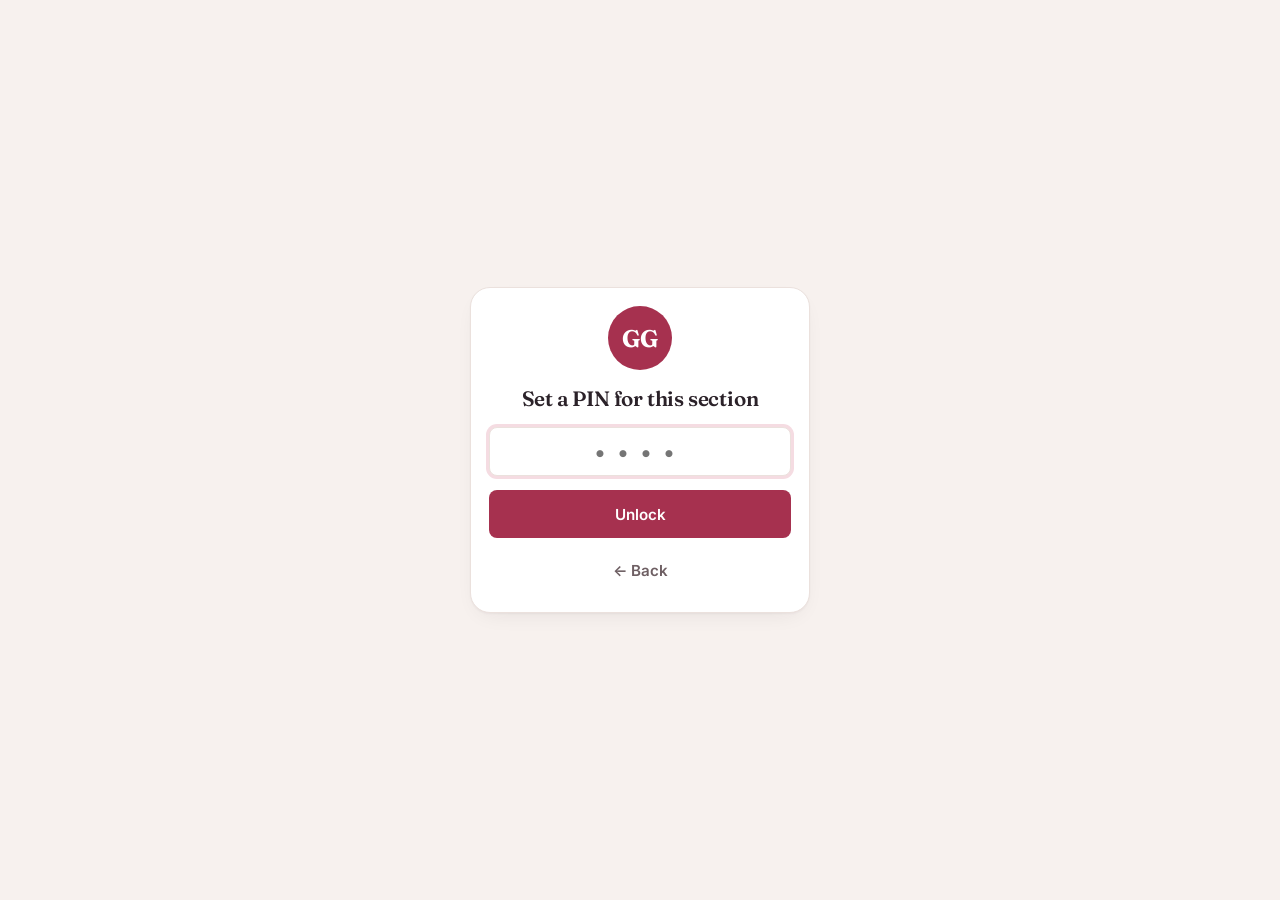
<file: reports.html>
<!DOCTYPE html>
<html lang="en">
<head>
<meta charset="UTF-8">
<meta name="viewport" content="width=device-width, initial-scale=1, maximum-scale=1, user-scalable=no">
<title>Reports — Get Gorgeous</title>
<link rel="manifest" href="manifest.json">
<link href="https://fonts.googleapis.com/css2?family=Fraunces:wght@600;700&family=Inter:wght@400;500;600;700&display=swap" rel="stylesheet">
<link rel="stylesheet" href="assets/css/base.css">
<link rel="stylesheet" href="assets/css/reports.css">
</head>
<body>
  <div class="app-shell">
    <div class="top-nav-bar" id="topNavBar"></div>
    <main class="main">

      <div class="flex gap-12 mb-16" style="flex-wrap: wrap;">
        <div class="field" style="margin:0;"><label>From</label><input type="date" id="fromDate"></div>
        <div class="field" style="margin:0;"><label>To</label><input type="date" id="toDate"></div>
        <button class="btn btn-secondary" style="align-self:flex-end;" onclick="setRange('today')">Today</button>
        <button class="btn btn-secondary" style="align-self:flex-end;" onclick="setRange('month')">This Month</button>
        <button class="btn btn-primary" style="align-self:flex-end;" onclick="loadReports()">Apply</button>
      </div>

      <div class="grid grid-4 mb-16">
        <div class="card stat-card accent"><div class="label">Total Sales</div><div class="value" id="statSales">₹0</div></div>
        <div class="card stat-card"><div class="label">Expenses</div><div class="value" id="statExpenses">₹0</div></div>
        <div class="card stat-card"><div class="label">Product Cost (approx)</div><div class="value" id="statProductCost">₹0</div></div>
        <div class="card stat-card gold"><div class="label">Net Profit</div><div class="value" id="statProfit">₹0</div></div>
      </div>

      <div class="grid grid-2 mb-16">
        <div class="card">
          <h3 class="mb-16">Customer Analytics</h3>
          <div class="list-row"><span>New Customers</span><strong id="statNewCust">0</strong></div>
          <div class="list-row"><span>Repeat Customers</span><strong id="statRepeatCust">0</strong></div>
          <h4 class="mt-16 mb-16">Top Customers</h4>
          <div id="topCustomers"></div>
        </div>
        <div class="card">
          <h3 class="mb-16">Inventory Snapshot</h3>
          <div class="list-row"><span>Low Stock Items</span><strong id="statLowStock">0</strong></div>
          <h4 class="mt-16 mb-16">Top Consumed Products</h4>
          <div id="topProducts"></div>
        </div>
      </div>

      <div class="card mb-16">
        <h3 class="mb-16">Staff Performance (in range)</h3>
        <div id="staffAttendance"></div>
      </div>

      <div class="card">
        <h3 class="mb-16">Export Reports (CSV)</h3>
        <div class="flex gap-8" style="flex-wrap:wrap;">
          <button class="btn btn-secondary" onclick="exportSales()">Sales Report</button>
          <button class="btn btn-secondary" onclick="exportExpenses()">Expense Report</button>
          <button class="btn btn-secondary" onclick="exportCustomers()">Customer Report</button>
          <button class="btn btn-secondary" onclick="exportInventory()">Inventory Report</button>
          <button class="btn btn-secondary" onclick="exportStaff()">Staff Report</button>
        </div>
      </div>
    </main>
  </div>

  <script src="assets/js/db.js"></script>
  <script src="assets/js/device-id.js"></script>
  <script src="assets/js/device-guard.js"></script>
  <script src="assets/js/pin-guard.js"></script>
  <script src="assets/js/shell.js"></script>
  <script src="assets/js/app-config.js"></script>
  <script src="assets/js/sync.js"></script>
  <script src="assets/js/reminders.js"></script>
  <script src="assets/js/reports.js"></script>
</body>
</html>
</file>
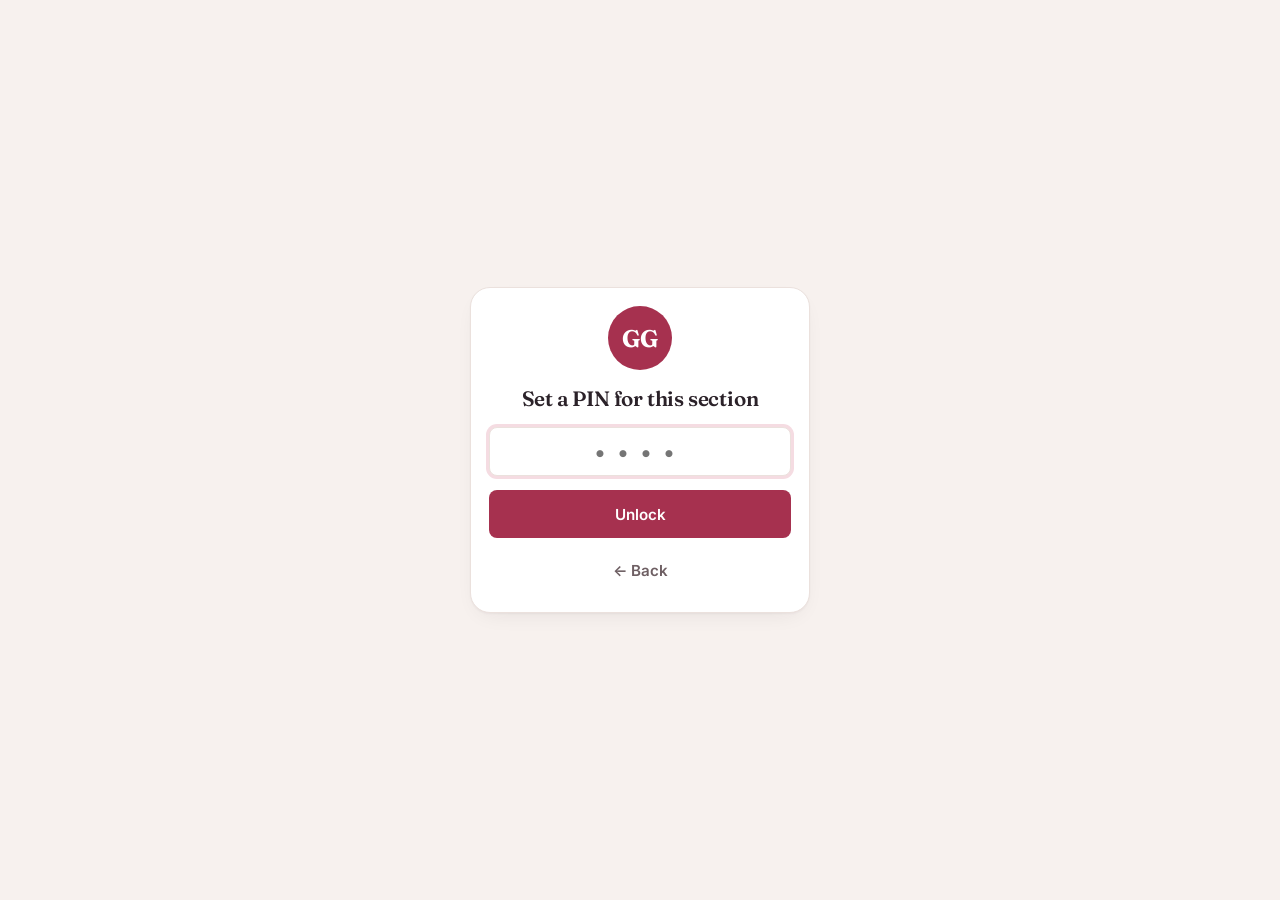
<file: staff.html>
<!DOCTYPE html>
<html lang="en">
<head>
<meta charset="UTF-8">
<meta name="viewport" content="width=device-width, initial-scale=1, maximum-scale=1, user-scalable=no">
<title>Staff — Get Gorgeous</title>
<link rel="manifest" href="manifest.json">
<link href="https://fonts.googleapis.com/css2?family=Fraunces:wght@600;700&family=Inter:wght@400;500;600;700&display=swap" rel="stylesheet">
<link rel="stylesheet" href="assets/css/base.css">
<link rel="stylesheet" href="assets/css/staff.css">
</head>
<body>
  <div class="app-shell">
    <div class="top-nav-bar" id="topNavBar"></div>
    <main class="main">

      <div class="flex gap-8 mb-16">
        <button class="btn btn-secondary" id="tabBtn-list" onclick="switchTab('list')">Staff List</button>
        <button class="btn btn-ghost" id="tabBtn-attendance" onclick="switchTab('attendance')">Today's Attendance</button>
      </div>

      <div id="tab-list">
        <div class="flex mb-16" style="justify-content: space-between;">
          <h3>Staff</h3>
          <button class="btn btn-primary" onclick="openStaffModal()">+ New Staff</button>
        </div>
        <div class="card" style="padding:0;"><div id="staffList"></div></div>
      </div>

      <div id="tab-attendance" style="display:none;">
        <h3 class="mb-16">Mark Attendance — <span id="attDateLabel"></span></h3>
        <div class="card" style="padding:0;"><div id="attendanceList"></div></div>
      </div>
    </main>
  </div>

  <!-- Staff Modal -->
  <dialog id="staffModal" style="border:none; border-radius: 20px; padding: 0; width: min(480px, 92vw);">
    <form method="dialog" id="staffForm" class="card" style="border:none; box-shadow:none;">
      <h2 class="mb-16">New Staff</h2>
      <input type="hidden" id="stfId">
      <div class="grid grid-2">
        <div class="field"><label>Name *</label><input id="stfName" required></div>
        <div class="field"><label>Mobile</label><input id="stfMobile" type="tel" inputmode="numeric" maxlength="10" pattern="[0-9]{10}" title="Enter a 10-digit mobile number" placeholder="10-digit number"></div>
      </div>
      <div class="grid grid-2">
        <div class="field"><label>Joining Date</label><input id="stfJoining" type="date"></div>
        <div class="field"><label>Monthly Salary (₹)</label><input id="stfSalary" type="number" min="0"></div>
      </div>
      <div class="field"><label>Commission Rate (%)</label><input id="stfCommission" type="number" min="0" max="100"></div>
      <div class="flex gap-12" style="justify-content: flex-end;">
        <button type="button" class="btn btn-ghost" onclick="document.getElementById('staffModal').close()">Cancel</button>
        <button type="submit" class="btn btn-primary">Save Staff</button>
      </div>
    </form>
  </dialog>

  <script src="assets/js/db.js"></script>
  <script src="assets/js/device-id.js"></script>
  <script src="assets/js/device-guard.js"></script>
  <script src="assets/js/pin-guard.js"></script>
  <script src="assets/js/shell.js"></script>
  <script src="assets/js/app-config.js"></script>
  <script src="assets/js/sync.js"></script>
  <script src="assets/js/reminders.js"></script>
  <script src="assets/js/staff.js"></script>
</body>
</html>
</file>
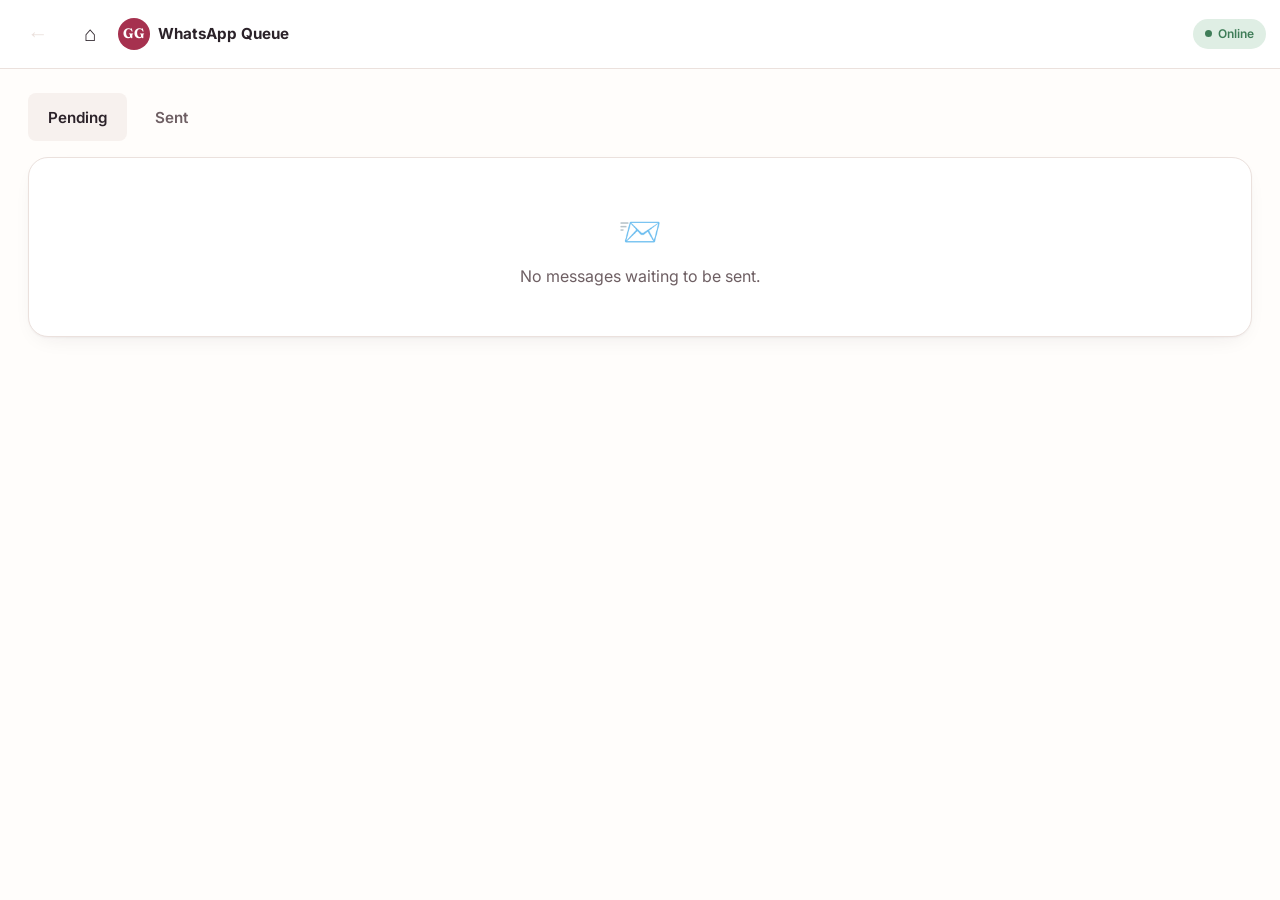
<file: whatsapp-queue.html>
<!DOCTYPE html>
<html lang="en">
<head>
<meta charset="UTF-8">
<meta name="viewport" content="width=device-width, initial-scale=1, maximum-scale=1, user-scalable=no">
<title>WhatsApp Queue — Get Gorgeous</title>
<link rel="manifest" href="manifest.json">
<link href="https://fonts.googleapis.com/css2?family=Fraunces:wght@600;700&family=Inter:wght@400;500;600;700&display=swap" rel="stylesheet">
<link rel="stylesheet" href="assets/css/base.css">
<link rel="stylesheet" href="assets/css/whatsapp-queue.css">
</head>
<body>
  <div class="app-shell">
    <div class="top-nav-bar" id="topNavBar"></div>
    <main class="main">
      <div class="card mb-16" id="masterBanner" style="background:var(--accent-soft); border-color:var(--accent-soft); display:none;">
        <p style="margin:0; font-size:0.85rem;">👀 <strong>Yeh device master nahi hai</strong> — tum queue dekh sakte ho, par "Send" sirf master device (official WhatsApp wale phone) se hoga.</p>
      </div>

      <div class="flex gap-8 mb-16">
        <button class="btn btn-secondary" id="tabBtn-pending" onclick="switchTab('pending')">Pending</button>
        <button class="btn btn-ghost" id="tabBtn-sent" onclick="switchTab('sent')">Sent</button>
      </div>

      <div id="tab-pending">
        <div class="card" style="padding:0;"><div id="pendingList"></div></div>
      </div>
      <div id="tab-sent" style="display:none;">
        <div class="card" style="padding:0;"><div id="sentList"></div></div>
      </div>
    </main>
  </div>

  <script src="assets/js/db.js"></script>
  <script src="assets/js/device-id.js"></script>
  <script src="assets/js/shell.js"></script>
  <script src="assets/js/app-config.js"></script>
  <script src="assets/js/sync.js"></script>
  <script src="assets/js/reminders.js"></script>
  <script src="assets/js/queue.js"></script>
</body>
</html>
</file>
<file: assets/css/base.css>
/* ============================================
   base.css — SHARED across every page
   Design tokens, app shell, and common components
   (cards, buttons, forms, lists, badges).
   Page-specific layout lives in assets/css/<page>.css
   — edit THAT file for a single page, not this one,
   unless the change should apply app-wide.
   ============================================ */

:root {
  /* Color */
  --bg: #FFFDFB;
  --surface: #FFFFFF;
  --surface-sunken: #F7F1EE;
  --ink: #2B2229;
  --ink-soft: #6E5F63;
  --line: #EBE1DD;

  --accent: #A6314F;        /* signature berry — active states, CTAs */
  --accent-ink: #FFFFFF;
  --accent-soft: #F5DCE2;   /* pale blush — badges, hover backgrounds */
  --gold: #A87C3F;          /* money / loyalty points */
  --gold-soft: #F1E4CE;
  --success: #3F7D58;
  --success-soft: #DFEEE4;
  --warn: #B85C1D;
  --warn-soft: #F6E3D3;
  --danger: #A6314F;

  /* Type */
  --font-display: 'Fraunces', Georgia, serif;
  --font-body: 'Inter', -apple-system, sans-serif;

  /* Scale */
  --radius-sm: 8px;
  --radius-md: 14px;
  --radius-lg: 20px;
  --shadow-card: 0 1px 2px rgba(43,34,41,0.04), 0 8px 24px -12px rgba(43,34,41,0.12);
  --touch-min: 48px;
}

* { box-sizing: border-box; max-width: 100%; }
html, body { height: 100%; }
html { overflow-x: hidden; }

body {
  margin: 0;
  background: var(--bg);
  color: var(--ink);
  font-family: var(--font-body);
  font-size: 16px;
  line-height: 1.45;
  -webkit-tap-highlight-color: transparent;
  overflow-x: hidden;
}

h1, h2, h3, .display {
  font-family: var(--font-display);
  font-weight: 600;
  letter-spacing: -0.01em;
  margin: 0;
  color: var(--ink);
}
h1 { font-size: 1.75rem; }
h2 { font-size: 1.3rem; }
h3 { font-size: 1.05rem; }

.eyebrow {
  font-size: 0.72rem;
  font-weight: 600;
  text-transform: uppercase;
  letter-spacing: 0.08em;
  color: var(--ink-soft);
}

/* ---------- App shell (single column, top nav bar) ---------- */
.app-shell {
  height: 100vh;
  overflow: hidden;
  display: flex;
  flex-direction: column;
}

.top-nav-bar {
  display: flex;
  align-items: center;
  gap: 4px;
  padding: 10px 14px;
  background: var(--surface);
  border-bottom: 1px solid var(--line);
  flex-shrink: 0;
}
.top-nav-btn {
  width: var(--touch-min);
  height: var(--touch-min);
  display: flex;
  align-items: center;
  justify-content: center;
  border-radius: 50%;
  border: none;
  background: none;
  color: var(--ink);
  font-size: 1.3rem;
  cursor: pointer;
  text-decoration: none;
  flex-shrink: 0;
}
.top-nav-btn:active { background: var(--surface-sunken); }
.top-nav-btn.disabled { color: var(--line); pointer-events: none; }
.top-nav-brand {
  width: 32px; height: 32px;
  border-radius: 50%;
  background: var(--accent);
  color: #fff;
  display: flex; align-items: center; justify-content: center;
  font-family: var(--font-display);
  font-weight: 700;
  font-size: 0.85rem;
  margin-right: 4px;
  flex-shrink: 0;
}

.main {
  overflow-y: auto;
  overflow-x: hidden;
  padding: 20px 16px 90px;
  flex: 1;
  width: 100%;
}
@media (min-width: 640px) { .main { padding: 24px 28px 90px; } }

.topbar {
  display: flex;
  align-items: center;
  justify-content: space-between;
  margin-bottom: 22px;
  gap: 12px;
  flex-wrap: wrap;
}
.sync-pill {
  display: inline-flex; align-items: center; gap: 6px;
  font-size: 0.75rem; font-weight: 600;
  padding: 6px 12px; border-radius: 999px;
  background: var(--success-soft); color: var(--success);
  white-space: nowrap;
}
.sync-pill.offline { background: var(--warn-soft); color: var(--warn); }
.sync-pill .dot { width: 7px; height: 7px; border-radius: 50%; background: currentColor; flex-shrink: 0; }

/* ---------- Cards / surfaces ---------- */
.card {
  background: var(--surface);
  border: 1px solid var(--line);
  border-radius: var(--radius-lg);
  box-shadow: var(--shadow-card);
  padding: 16px;
  min-width: 0;
}
@media (min-width: 640px) { .card { padding: 18px; } }

.grid {
  display: grid;
  gap: 14px;
  min-width: 0;
}
.grid-4 { grid-template-columns: repeat(4, 1fr); }
.grid-3 { grid-template-columns: repeat(3, 1fr); }
.grid-2 { grid-template-columns: repeat(2, 1fr); }
@media (max-width: 900px) { .grid-4 { grid-template-columns: repeat(2, 1fr); } .grid-3 { grid-template-columns: repeat(2, 1fr); } }
@media (max-width: 560px) { .grid-4, .grid-3, .grid-2 { grid-template-columns: 1fr; } }

/* Two-column "detail" layouts (e.g. form + summary side panels).
   Stacks to one column below 860px — use this instead of a raw
   inline grid-template-columns, which does NOT respond to mobile
   width and causes horizontal overflow/cut-off content. */
.split-layout {
  display: grid;
  grid-template-columns: var(--split-ratio, 1.4fr 1fr);
  gap: 16px;
  align-items: start;
  min-width: 0;
}
@media (max-width: 860px) {
  .split-layout { grid-template-columns: 1fr; }
}
.split-layout > * { min-width: 0; }

.stat-card .value {
  font-family: var(--font-display);
  font-size: 1.7rem;
  font-weight: 600;
  margin-top: 4px;
  word-break: break-word;
}
@media (min-width: 640px) { .stat-card .value { font-size: 1.9rem; } }
.stat-card .label { color: var(--ink-soft); font-size: 0.82rem; }
.stat-card.gold .value { color: var(--gold); }
.stat-card.accent .value { color: var(--accent); }

/* ---------- Forms ---------- */
label { font-size: 0.82rem; font-weight: 600; color: var(--ink-soft); display: block; margin-bottom: 6px; }
input, select, textarea {
  width: 100%;
  min-height: var(--touch-min);
  padding: 10px 14px;
  border: 1.5px solid var(--line);
  border-radius: var(--radius-sm);
  background: var(--surface);
  color: var(--ink);
  font-family: var(--font-body);
  font-size: 1rem;
}
input:focus, select:focus, textarea:focus {
  outline: none;
  border-color: var(--accent);
  box-shadow: 0 0 0 3px var(--accent-soft);
}
.field { margin-bottom: 14px; }

.btn {
  min-height: var(--touch-min);
  padding: 10px 20px;
  border-radius: var(--radius-sm);
  border: none;
  font-family: var(--font-body);
  font-weight: 600;
  font-size: 0.95rem;
  cursor: pointer;
  display: inline-flex;
  align-items: center;
  gap: 8px;
  justify-content: center;
}
.btn-primary { background: var(--accent); color: #fff; }
.btn-primary:active { background: #8A2841; }
.btn-secondary { background: var(--surface-sunken); color: var(--ink); }
.btn-ghost { background: transparent; color: var(--ink-soft); }
.btn:focus-visible { outline: 2px solid var(--accent); outline-offset: 2px; }

/* ---------- Tables / lists ---------- */
.list-row {
  display: flex; align-items: center; justify-content: space-between;
  padding: 14px 4px;
  border-bottom: 1px solid var(--line);
  min-height: var(--touch-min);
  gap: 8px;
  min-width: 0;
}
.list-row:last-child { border-bottom: none; }
.badge {
  font-size: 0.7rem; font-weight: 700;
  padding: 3px 9px; border-radius: 999px;
  background: var(--accent-soft); color: var(--accent);
  text-transform: uppercase; letter-spacing: 0.03em;
  white-space: nowrap;
}
.badge.gold { background: var(--gold-soft); color: var(--gold); }
.badge.success { background: var(--success-soft); color: var(--success); }
.badge.warn { background: var(--warn-soft); color: var(--warn); }

/* ---------- Empty state ---------- */
.empty-state {
  text-align: center;
  padding: 48px 20px;
  color: var(--ink-soft);
}
.empty-state .icon { font-size: 2.2rem; margin-bottom: 8px; }

/* ---------- Utility ---------- */
.flex { display: flex; align-items: center; }
.gap-8 { gap: 8px; }
.gap-12 { gap: 12px; }
.mt-16 { margin-top: 16px; }
.mb-16 { margin-bottom: 16px; }
.text-soft { color: var(--ink-soft); }
.text-right { text-align: right; }

@media (prefers-reduced-motion: no-preference) {
  .card, .top-nav-btn, .launcher-tile, .btn { transition: background-color 0.15s ease, box-shadow 0.15s ease, border-color 0.15s ease; }
}
</file>
<file: assets/css/appointments.css>
/* ============================================
   appointments.css — appointments.html only
   Page-specific overrides go here. Shared look
   (cards, buttons, forms) lives in base.css —
   only touch that file for an app-wide change.
   ============================================ */
</file>
<file: assets/css/billing.css>
/* ============================================
   billing.css — billing.html only
   ============================================ */

/* Uses the shared .split-layout from base.css (responsive —
   stacks to one column below 860px). Bill builder gets more
   room than the summary panel. */
#billLayout { --split-ratio: 1.6fr 1fr; }
</file>
<file: assets/css/customer-profile.css>
/* ============================================
   customer-profile.css — customer-profile.html only
   ============================================ */

#profileLayout { --split-ratio: 1fr 1.3fr; }

.photo-thumb {
  width: 100%;
  aspect-ratio: 1;
  object-fit: cover;
  border-radius: var(--radius-sm);
  border: 1px solid var(--line);
}
.photo-grid {
  display: grid;
  grid-template-columns: repeat(auto-fill, minmax(90px, 1fr));
  gap: 8px;
}
</file>
<file: assets/css/customers.css>
/* ============================================
   customers.css — customers.html only
   Page-specific overrides go here. Shared look
   (cards, buttons, forms) lives in base.css —
   only touch that file for an app-wide change.
   ============================================ */
</file>
<file: assets/css/dashboard.css>
/* ============================================
   dashboard.css — dashboard.html only
   Page-specific overrides go here. Shared look
   (cards, buttons, forms) lives in base.css —
   only touch that file for an app-wide change.
   ============================================ */
</file>
<file: assets/css/expenses.css>
/* ============================================
   expenses.css — expenses.html only
   ============================================ */

#expensesLayout { --split-ratio: 1fr 1.4fr; }
</file>
<file: assets/css/home.css>
/* ============================================
   home.css — home.html (launcher icon grid) only
   ============================================ */

.launcher-grid {
  display: grid;
  grid-template-columns: repeat(auto-fill, minmax(130px, 1fr));
  gap: 12px;
}

.launcher-tile {
  display: flex;
  flex-direction: column;
  align-items: center;
  justify-content: center;
  gap: 10px;
  padding: 20px 8px;
  border-radius: var(--radius-lg);
  background: var(--surface);
  border: 1px solid var(--line);
  box-shadow: var(--shadow-card);
  text-decoration: none;
  color: var(--ink);
  min-height: 100px;
}
.launcher-tile:active { background: var(--surface-sunken); }
.launcher-tile .icon {
  width: 44px; height: 44px;
  border-radius: 50%;
  background: var(--accent-soft);
  color: var(--accent);
  display: flex; align-items: center; justify-content: center;
  font-size: 1.4rem;
  flex-shrink: 0;
}
.launcher-tile .label { font-size: 0.8rem; font-weight: 600; text-align: center; }
</file>
<file: assets/css/inventory.css>
/* ============================================
   inventory.css — inventory.html only
   Page-specific overrides go here. Shared look
   (cards, buttons, forms) lives in base.css —
   only touch that file for an app-wide change.
   ============================================ */
</file>
<file: assets/css/marketing.css>
/* ============================================
   marketing.css — marketing.html only
   ============================================ */

#marketingLayout { --split-ratio: 1fr 1.3fr; }
</file>
<file: assets/css/reports.css>
/* ============================================
   reports.css — reports.html only
   Page-specific overrides go here. Shared look
   (cards, buttons, forms) lives in base.css —
   only touch that file for an app-wide change.
   ============================================ */
</file>
<file: assets/css/staff.css>
/* ============================================
   staff.css — staff.html only
   Page-specific overrides go here. Shared look
   (cards, buttons, forms) lives in base.css —
   only touch that file for an app-wide change.
   ============================================ */
</file>
<file: assets/css/whatsapp-queue.css>
/* ============================================
   whatsapp-queue.css — whatsapp-queue.html only
   Page-specific overrides go here. Shared look
   (cards, buttons, forms) lives in base.css —
   only touch that file for an app-wide change.
   ============================================ */
</file>
